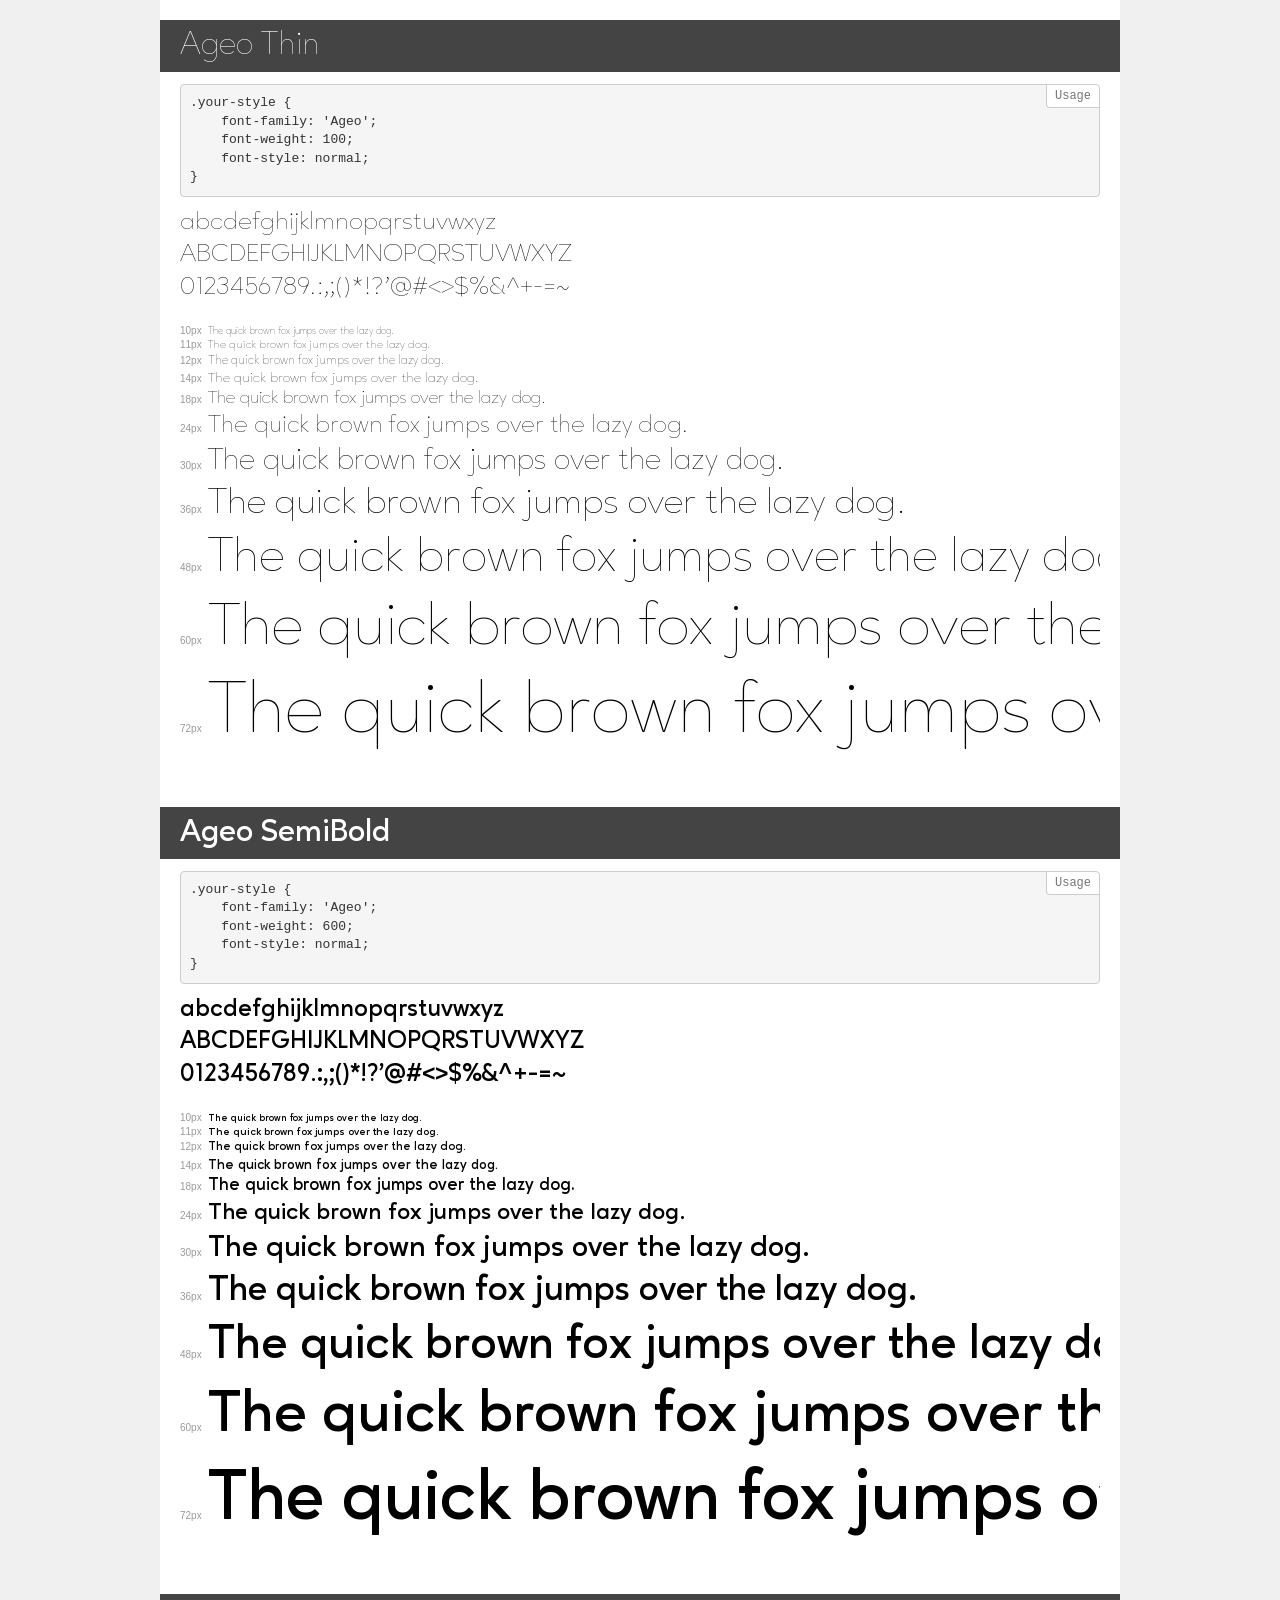
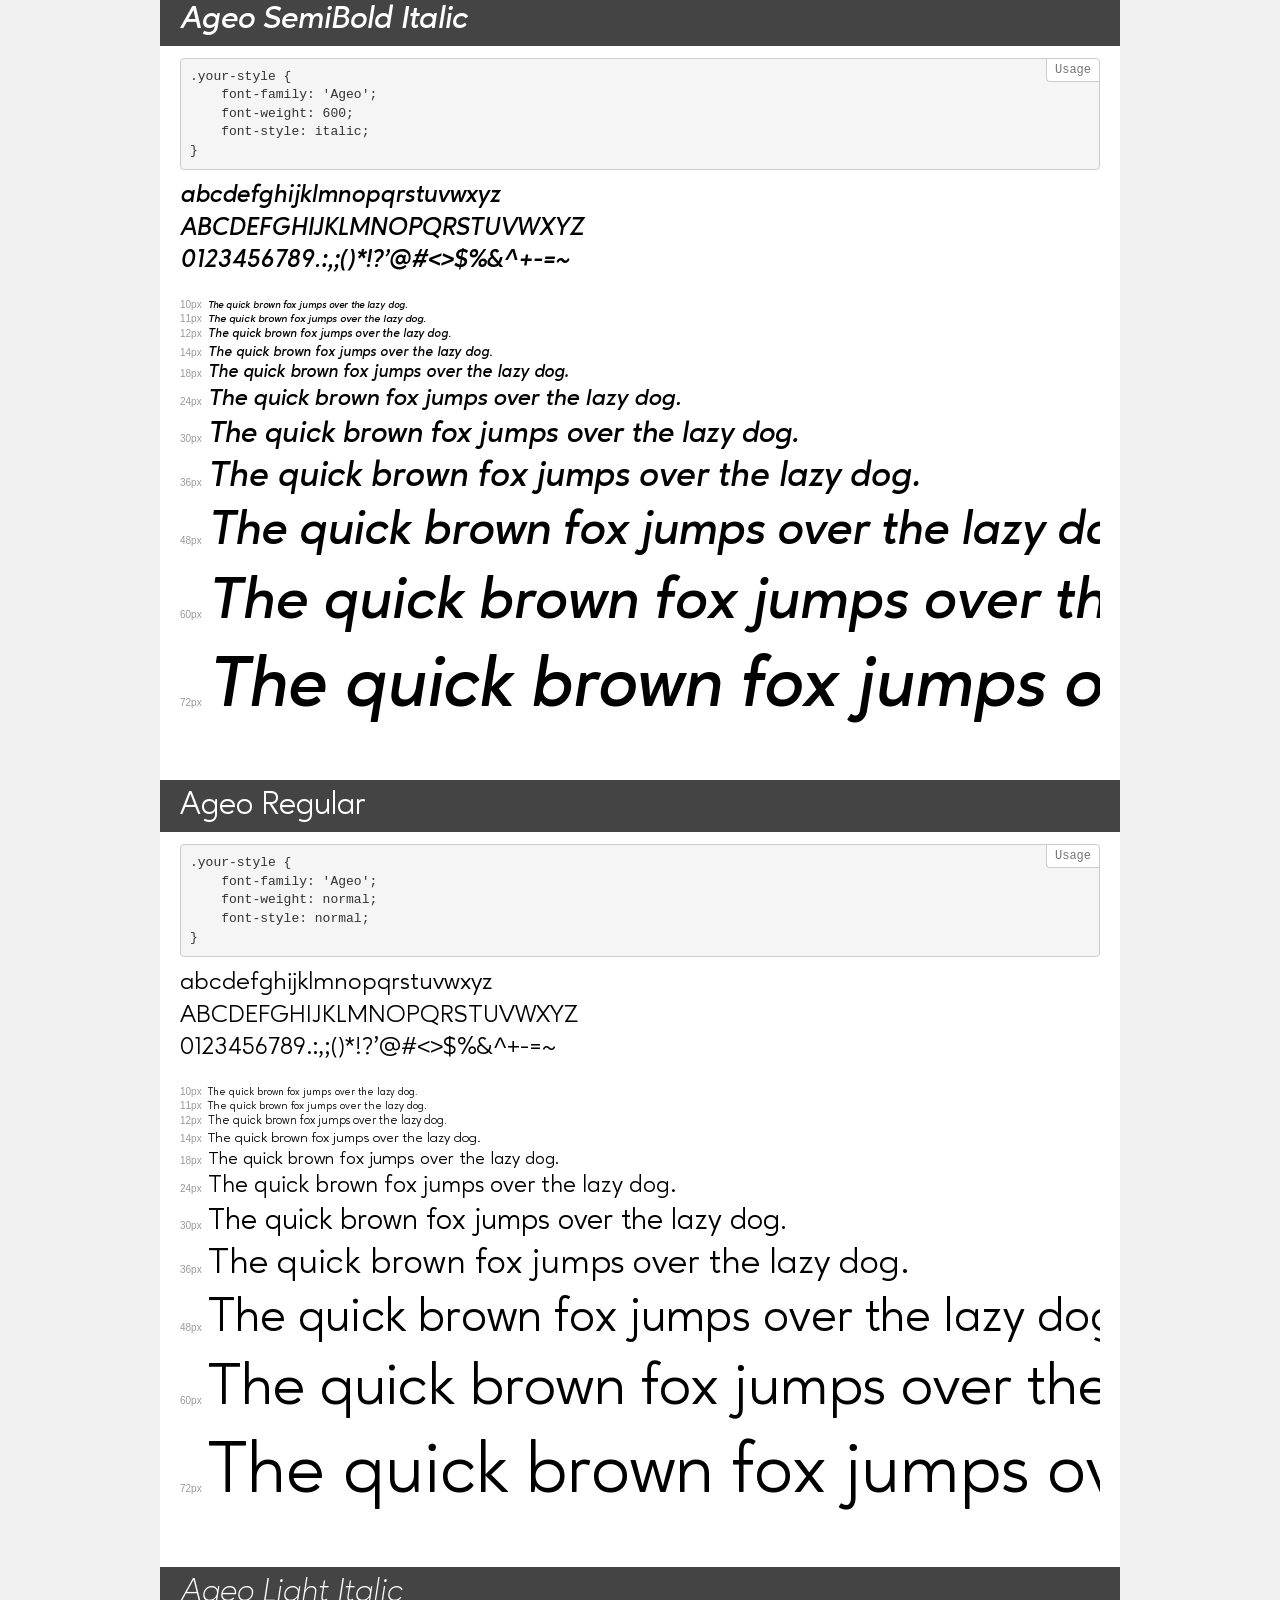
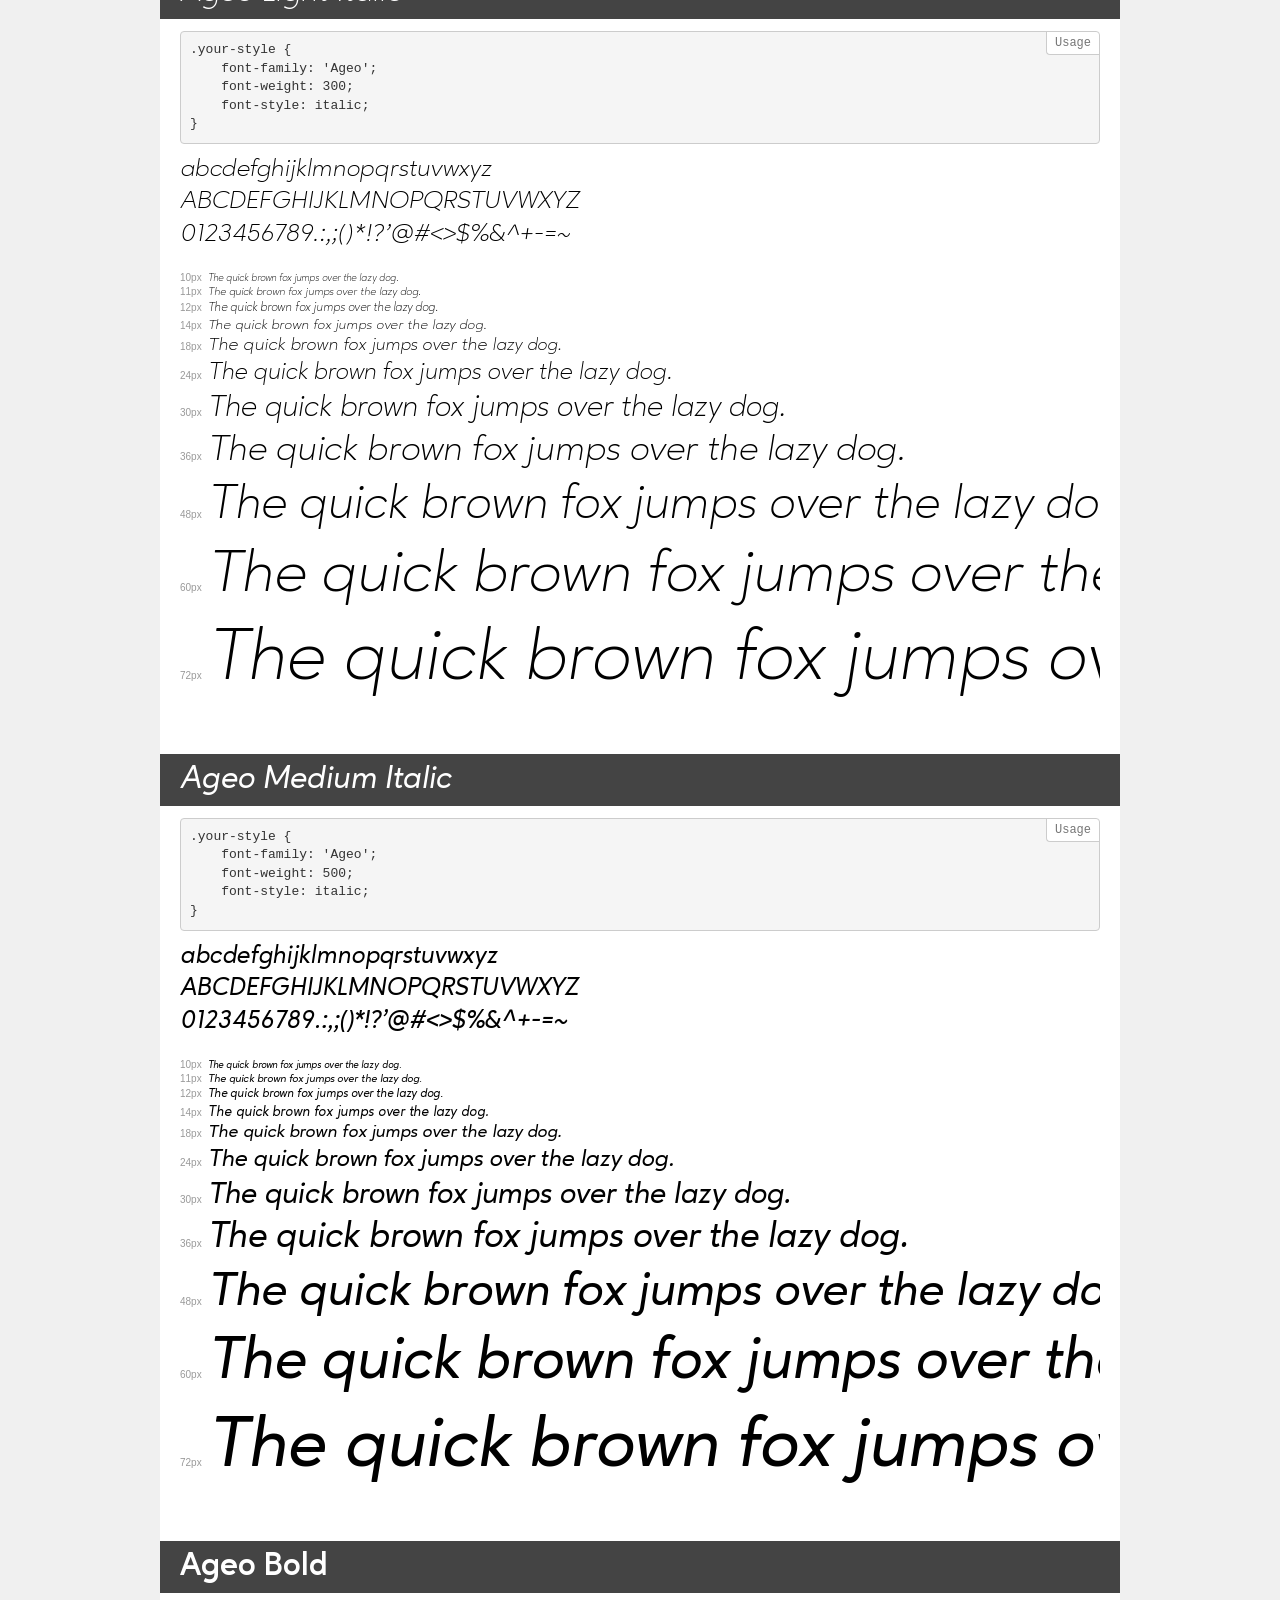
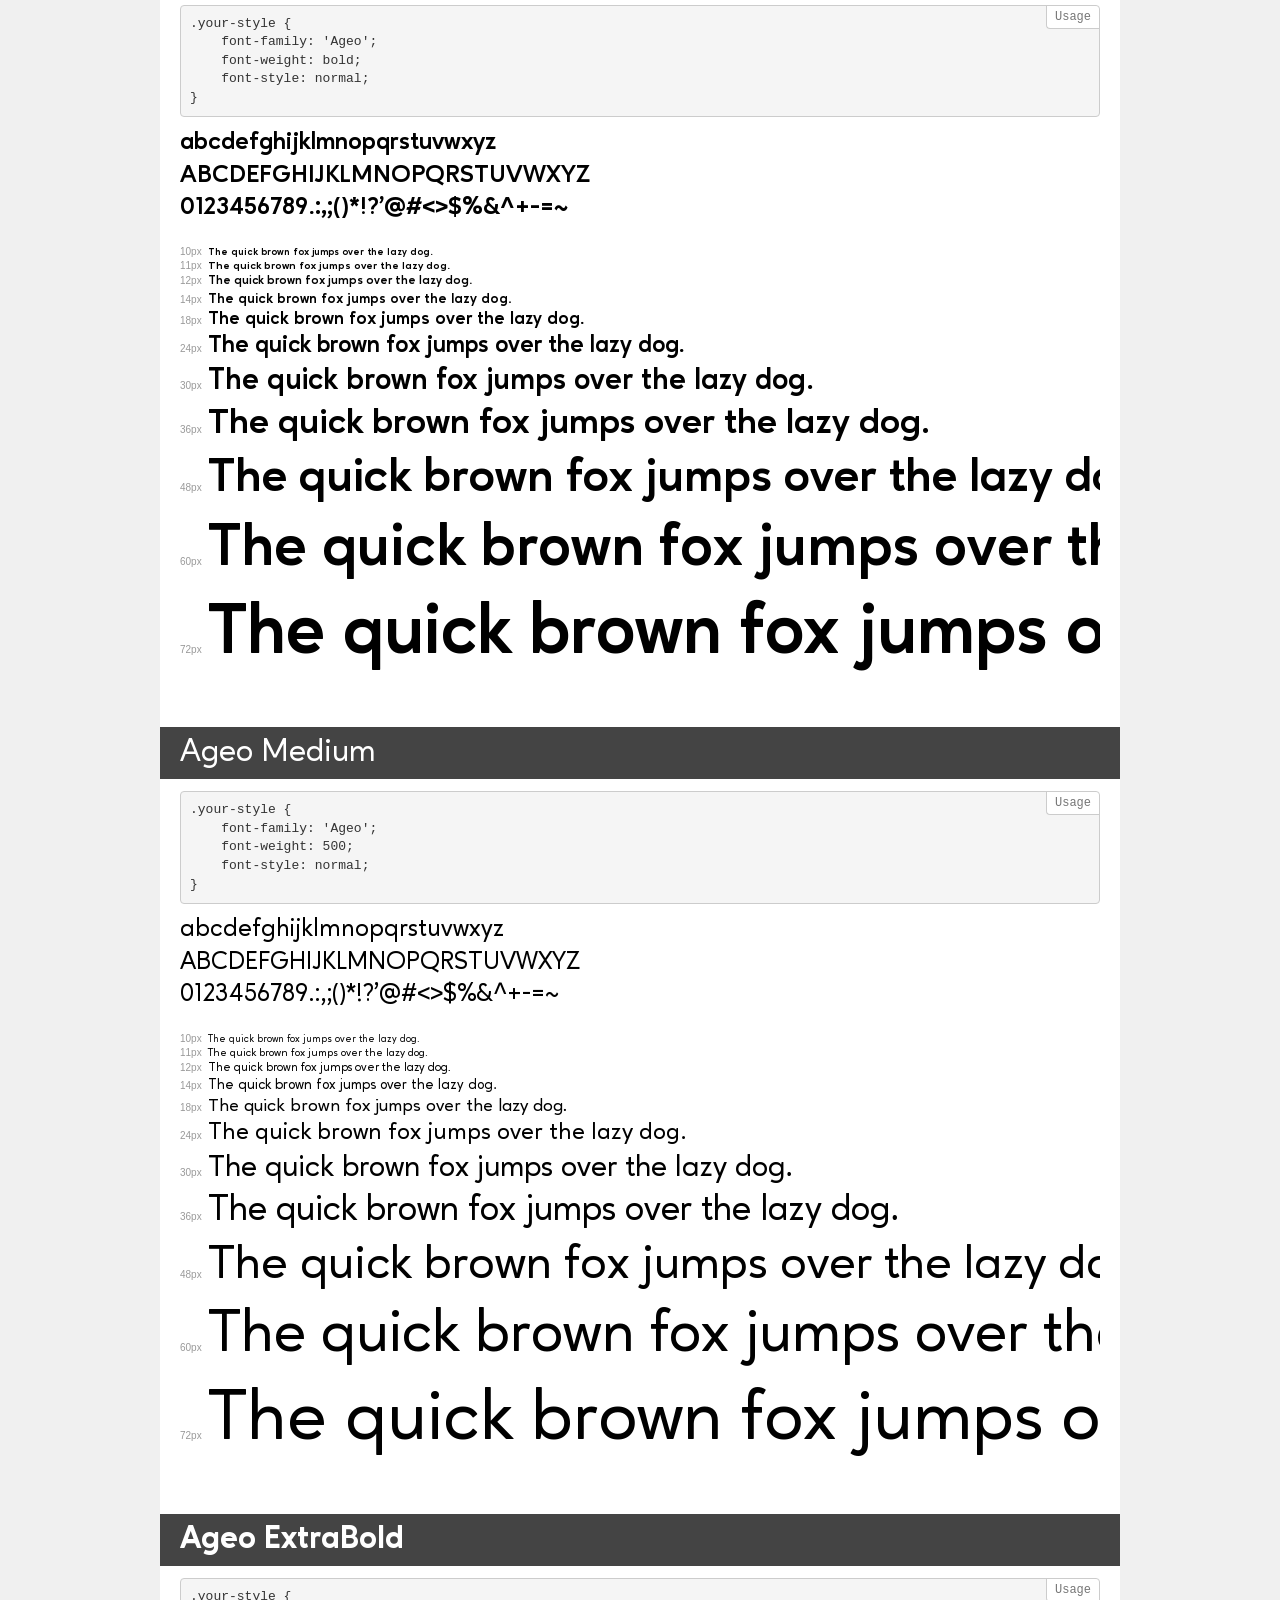
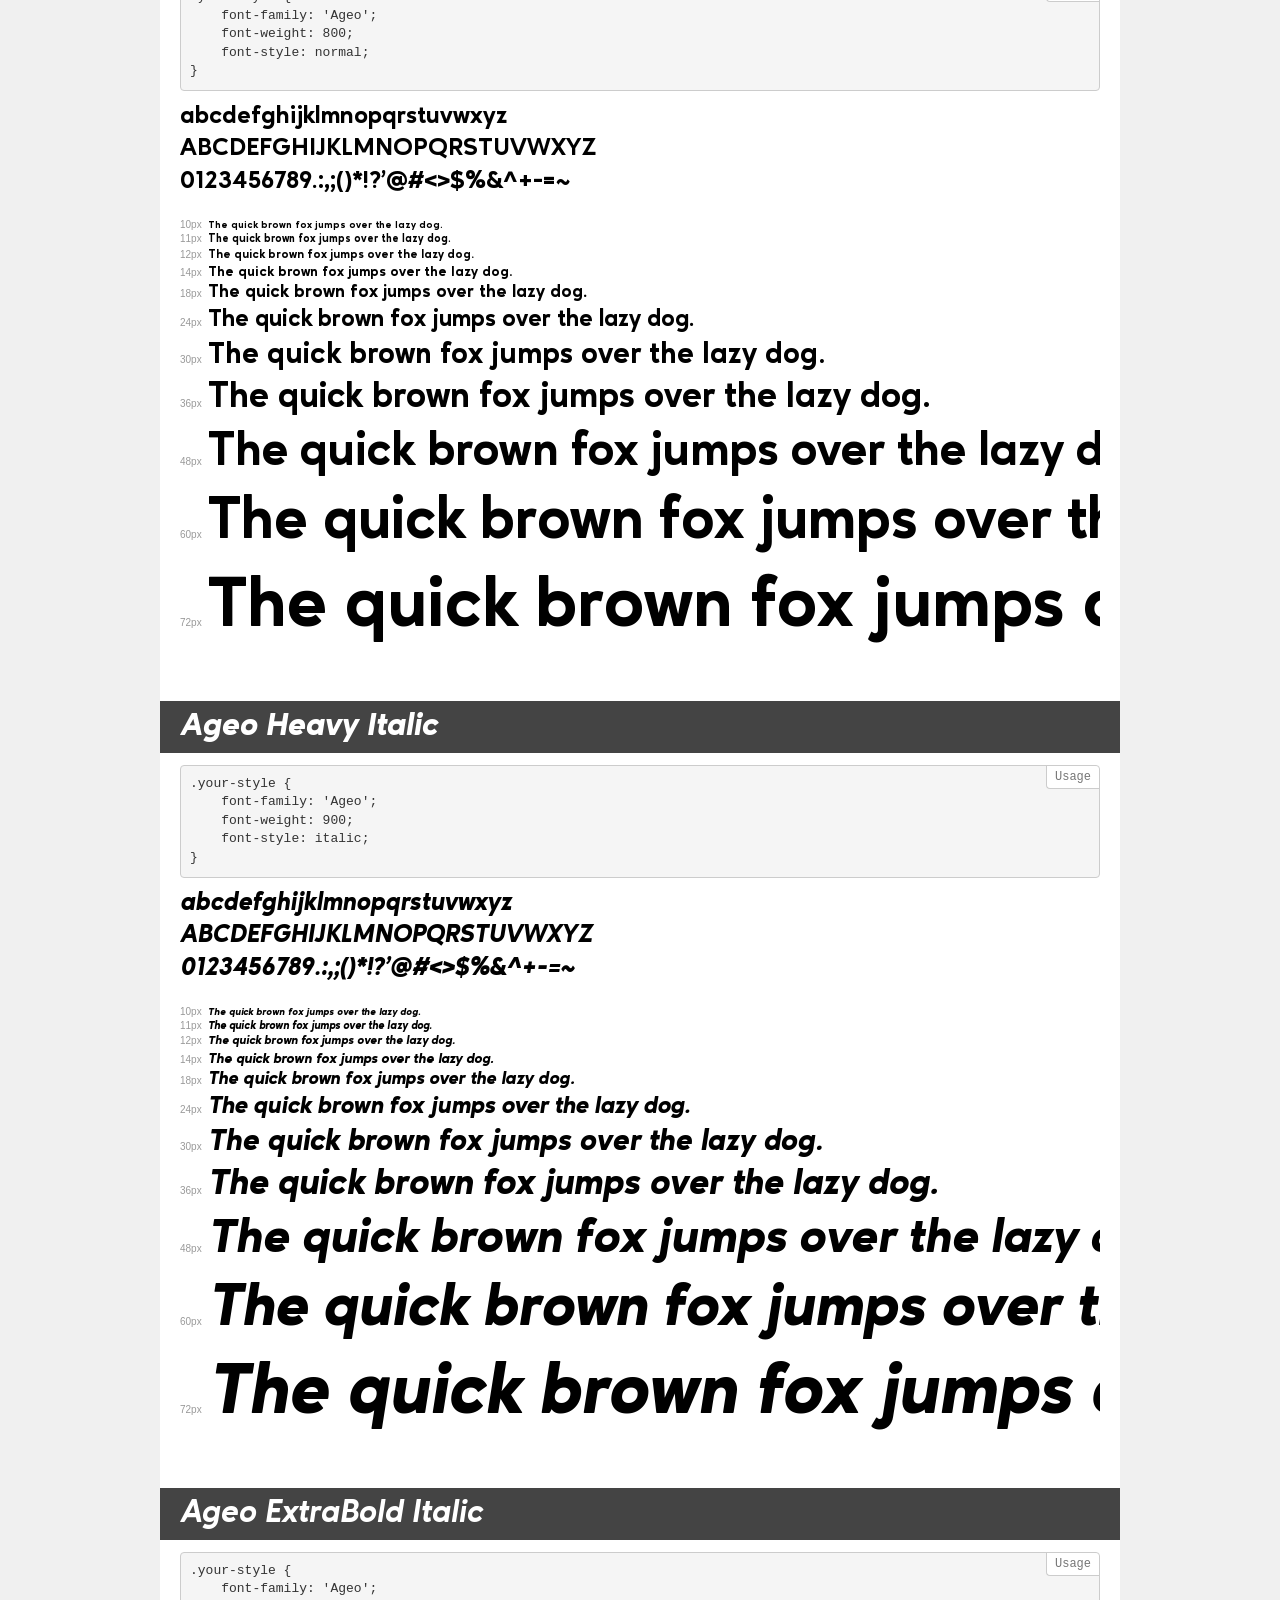
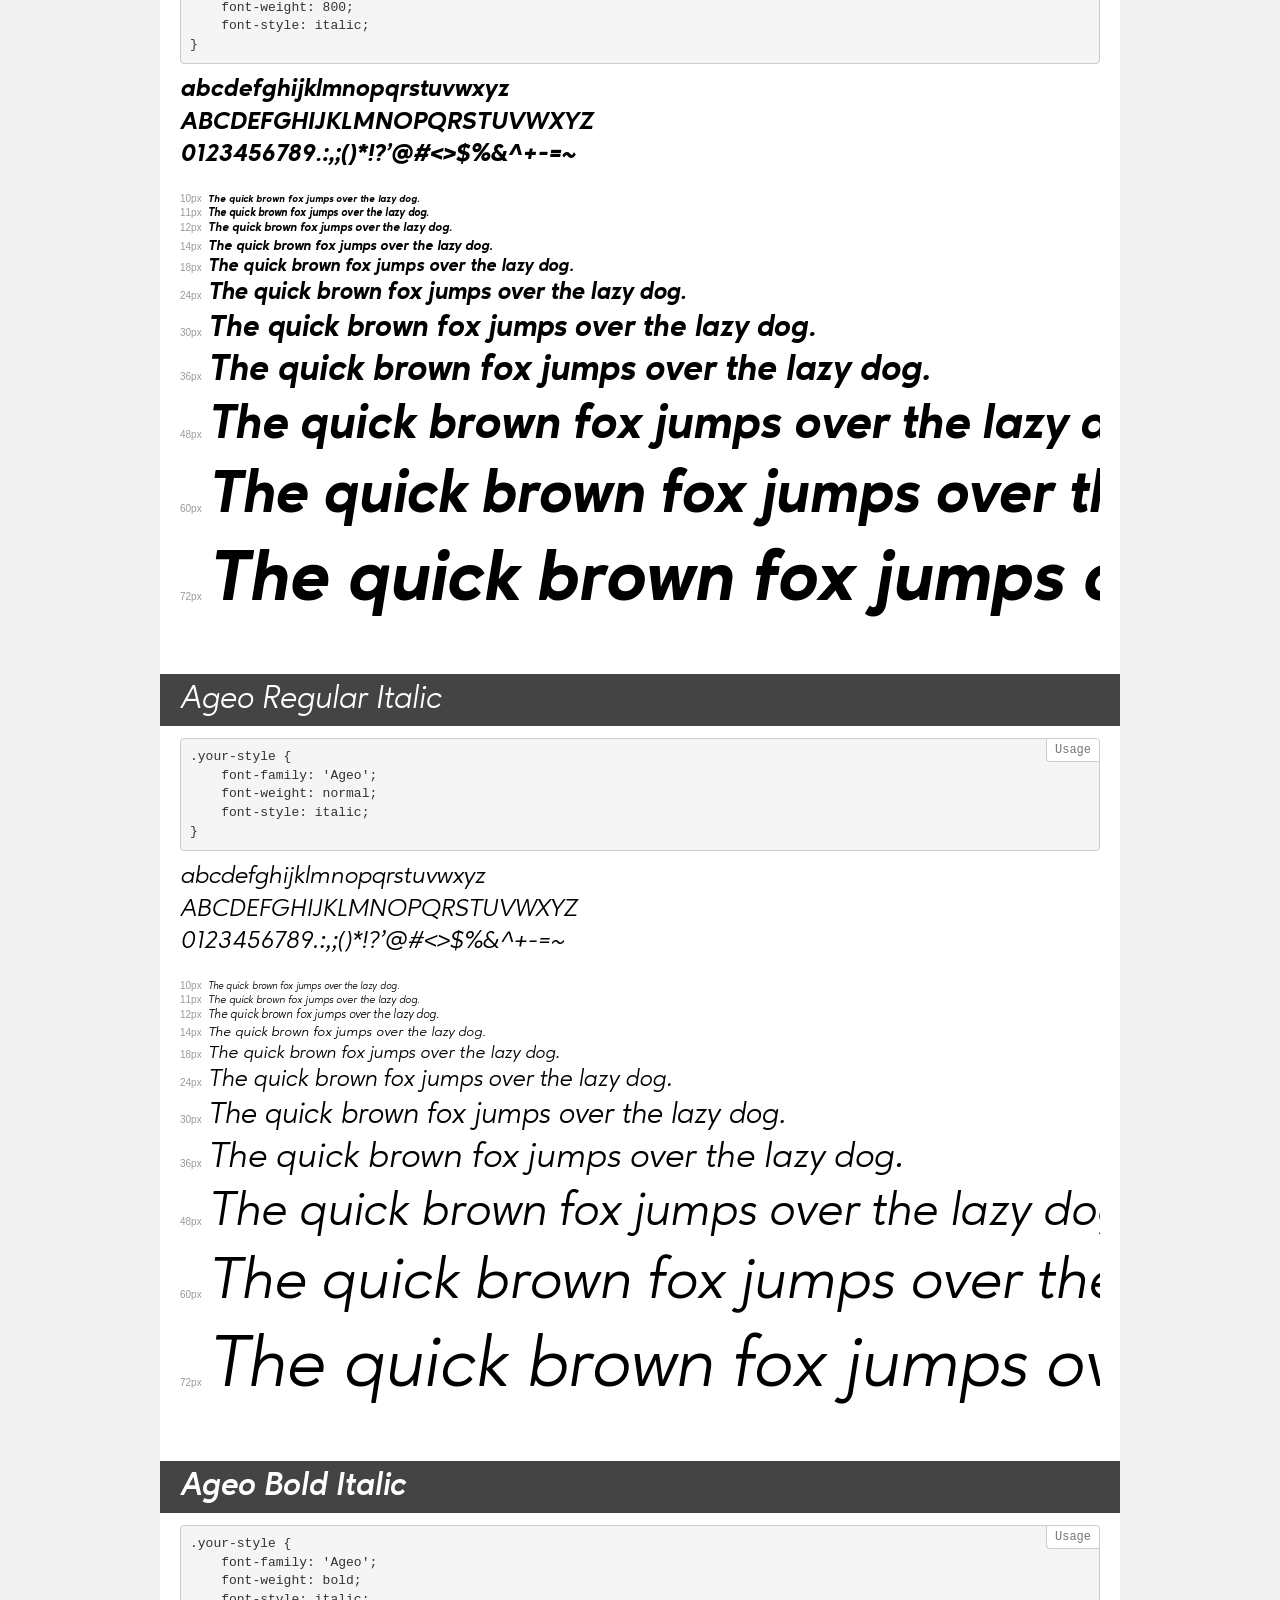
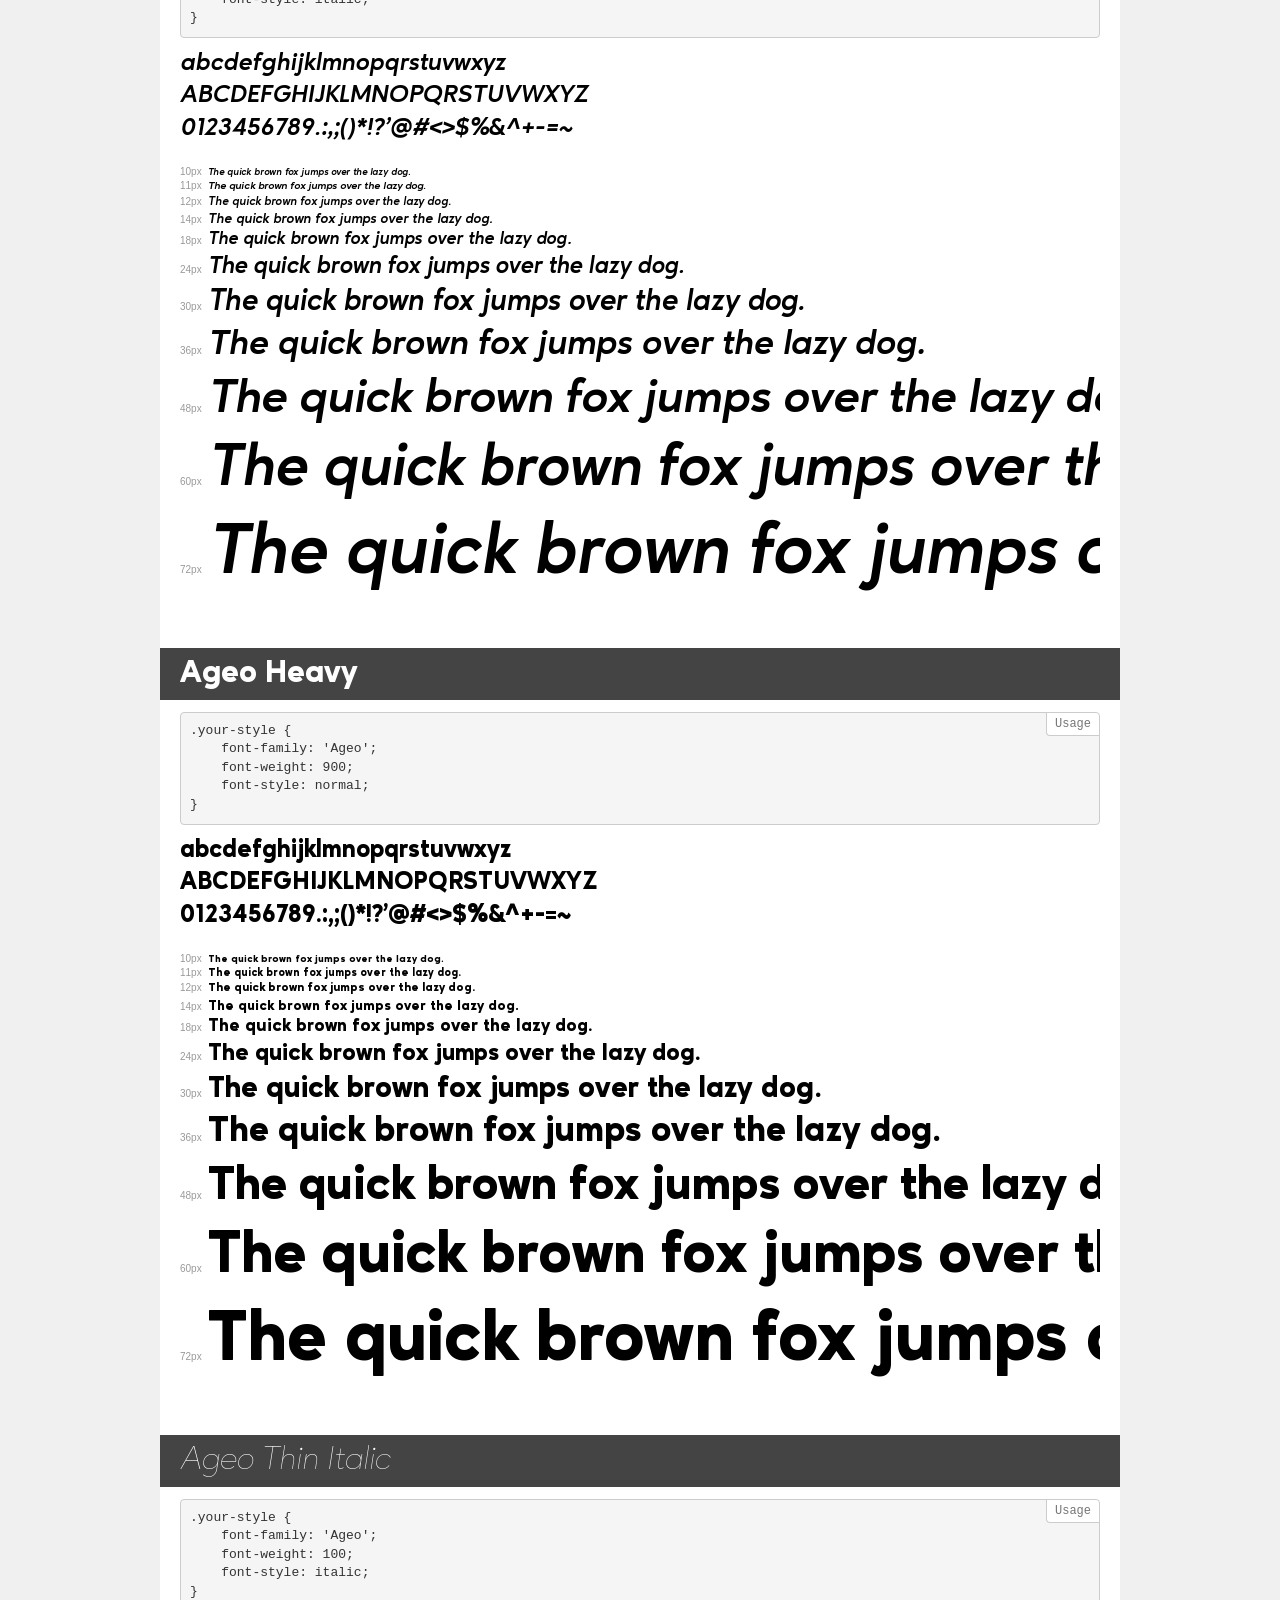
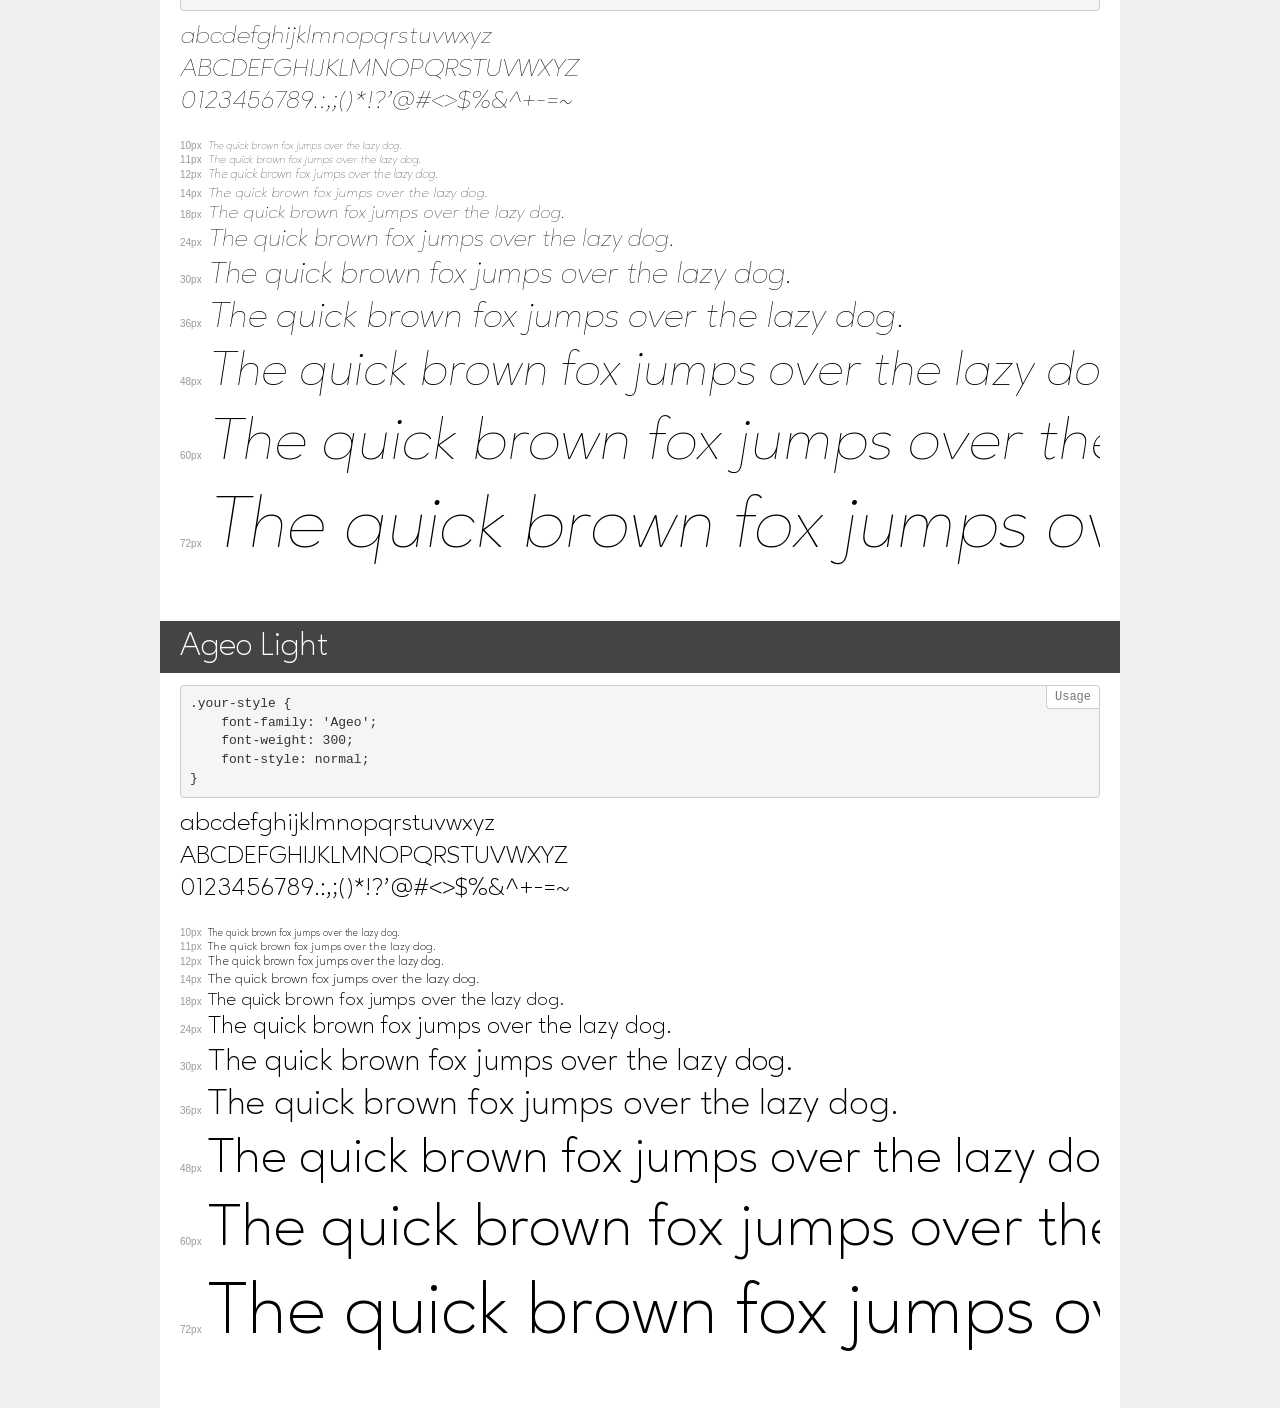
<file: assets/fonts/ageo/demo.html>
<!DOCTYPE html>
<html lang="en">
<head>
    <meta charset="utf-8">
    <meta http-equiv="X-UA-Compatible" content="IE=edge">
    <meta name="viewport" content="width=device-width, initial-scale=1">
    <meta name="robots" content="noindex, noarchive">
    <meta name="format-detection" content="telephone=no">
    <title>Transfonter demo</title>
    <link href="stylesheet.css" rel="stylesheet">
    <style>
        /*
        http://meyerweb.com/eric/tools/css/reset/
        v2.0 | 20110126
        License: none (public domain)
        */
        html, body, div, span, applet, object, iframe,
        h1, h2, h3, h4, h5, h6, p, blockquote, pre,
        a, abbr, acronym, address, big, cite, code,
        del, dfn, em, img, ins, kbd, q, s, samp,
        small, strike, strong, sub, sup, tt, var,
        b, u, i, center,
        dl, dt, dd, ol, ul, li,
        fieldset, form, label, legend,
        table, caption, tbody, tfoot, thead, tr, th, td,
        article, aside, canvas, details, embed,
        figure, figcaption, footer, header, hgroup,
        menu, nav, output, ruby, section, summary,
        time, mark, audio, video {
            margin: 0;
            padding: 0;
            border: 0;
            font-size: 100%;
            font: inherit;
            vertical-align: baseline;
        }
        /* HTML5 display-role reset for older browsers */
        article, aside, details, figcaption, figure,
        footer, header, hgroup, menu, nav, section {
            display: block;
        }
        body {
            line-height: 1;
        }
        ol, ul {
            list-style: none;
        }
        blockquote, q {
            quotes: none;
        }
        blockquote:before, blockquote:after,
        q:before, q:after {
            content: '';
            content: none;
        }
        table {
            border-collapse: collapse;
            border-spacing: 0;
        }
        /* demo styles */
        body {
            background: #f0f0f0;
            color: #000;
        }
        .page {
            background: #fff;
            width: 920px;
            margin: 0 auto;
            padding: 20px 20px 0 20px;
            overflow: hidden;
        }
        .font-container {
            overflow-x: auto;
            overflow-y: hidden;
            margin-bottom: 40px;
            line-height: 1.3;
            white-space: nowrap;
            padding-bottom: 5px;
        }
        h1 {
            position: relative;
            background: #444;
            font-size: 32px;
            color: #fff;
            padding: 10px 20px;
            margin: 0 -20px 12px -20px;
        }
        .letters {
            font-size: 25px;
            margin-bottom: 20px;
        }
        .s10:before {
            content: '10px';
        }
        .s11:before {
            content: '11px';
        }
        .s12:before {
            content: '12px';
        }
        .s14:before {
            content: '14px';
        }
        .s18:before {
            content: '18px';
        }
        .s24:before {
            content: '24px';
        }
        .s30:before {
            content: '30px';
        }
        .s36:before {
            content: '36px';
        }
        .s48:before {
            content: '48px';
        }
        .s60:before {
            content: '60px';
        }
        .s72:before {
            content: '72px';
        }
        .s10:before, .s11:before, .s12:before, .s14:before,
        .s18:before, .s24:before, .s30:before, .s36:before,
        .s48:before, .s60:before, .s72:before {
            font-family: Arial, sans-serif;
            font-size: 10px;
            font-weight: normal;
            font-style: normal;
            color: #999;
            padding-right: 6px;
        }
        pre {
            display: block;
            position: relative;
            padding: 9px;
            margin: 0 0 10px;
            font-family: Monaco, Menlo, Consolas, "Courier New", monospace;
            font-size: 13px;
            line-height: 1.428571429;
            color: #333;
            font-weight: normal;
            font-style: normal;
            background-color: #f5f5f5;
            border: 1px solid #ccc;
            overflow-x: auto;
            border-radius: 4px;
        }
        pre:after {
            display: block;
            position: absolute;
            right: 0;
            top: 0;
            content: 'Usage';
            line-height: 1;
            padding: 5px 8px;
            font-size: 12px;
            color: #767676;
            background-color: #fff;
            border: 1px solid #ccc;
            border-right: none;
            border-top: none;
            border-radius: 0 4px 0 4px;
            z-index: 10;
        }
        /* responsive */
        @media (max-width: 959px) {
            .page {
                width: auto;
                margin: 0;
            }
        }
    </style>
</head>
<body>
<div class="page">
    <div class="demo">
        <h1 style="font-family: 'Ageo'; font-weight: 100; font-style: normal;">Ageo Thin</h1>
        <pre>.your-style {
    font-family: 'Ageo';
    font-weight: 100;
    font-style: normal;
}</pre>
        <div class="font-container" style="font-family: 'Ageo'; font-weight: 100; font-style: normal;">
            <p class="letters">
                abcdefghijklmnopqrstuvwxyz<br>
ABCDEFGHIJKLMNOPQRSTUVWXYZ<br>
                0123456789.:,;()*!?'@#<>$%&^+-=~
            </p>
            <p class="s10" style="font-size: 10px;">The quick brown fox jumps over the lazy dog.</p>
            <p class="s11" style="font-size: 11px;">The quick brown fox jumps over the lazy dog.</p>
            <p class="s12" style="font-size: 12px;">The quick brown fox jumps over the lazy dog.</p>
            <p class="s14" style="font-size: 14px;">The quick brown fox jumps over the lazy dog.</p>
            <p class="s18" style="font-size: 18px;">The quick brown fox jumps over the lazy dog.</p>
            <p class="s24" style="font-size: 24px;">The quick brown fox jumps over the lazy dog.</p>
            <p class="s30" style="font-size: 30px;">The quick brown fox jumps over the lazy dog.</p>
            <p class="s36" style="font-size: 36px;">The quick brown fox jumps over the lazy dog.</p>
            <p class="s48" style="font-size: 48px;">The quick brown fox jumps over the lazy dog.</p>
            <p class="s60" style="font-size: 60px;">The quick brown fox jumps over the lazy dog.</p>
            <p class="s72" style="font-size: 72px;">The quick brown fox jumps over the lazy dog.</p>
        </div>
    </div>
    <div class="demo">
        <h1 style="font-family: 'Ageo'; font-weight: 600; font-style: normal;">Ageo SemiBold</h1>
        <pre>.your-style {
    font-family: 'Ageo';
    font-weight: 600;
    font-style: normal;
}</pre>
        <div class="font-container" style="font-family: 'Ageo'; font-weight: 600; font-style: normal;">
            <p class="letters">
                abcdefghijklmnopqrstuvwxyz<br>
ABCDEFGHIJKLMNOPQRSTUVWXYZ<br>
                0123456789.:,;()*!?'@#<>$%&^+-=~
            </p>
            <p class="s10" style="font-size: 10px;">The quick brown fox jumps over the lazy dog.</p>
            <p class="s11" style="font-size: 11px;">The quick brown fox jumps over the lazy dog.</p>
            <p class="s12" style="font-size: 12px;">The quick brown fox jumps over the lazy dog.</p>
            <p class="s14" style="font-size: 14px;">The quick brown fox jumps over the lazy dog.</p>
            <p class="s18" style="font-size: 18px;">The quick brown fox jumps over the lazy dog.</p>
            <p class="s24" style="font-size: 24px;">The quick brown fox jumps over the lazy dog.</p>
            <p class="s30" style="font-size: 30px;">The quick brown fox jumps over the lazy dog.</p>
            <p class="s36" style="font-size: 36px;">The quick brown fox jumps over the lazy dog.</p>
            <p class="s48" style="font-size: 48px;">The quick brown fox jumps over the lazy dog.</p>
            <p class="s60" style="font-size: 60px;">The quick brown fox jumps over the lazy dog.</p>
            <p class="s72" style="font-size: 72px;">The quick brown fox jumps over the lazy dog.</p>
        </div>
    </div>
    <div class="demo">
        <h1 style="font-family: 'Ageo'; font-weight: 600; font-style: italic;">Ageo SemiBold Italic</h1>
        <pre>.your-style {
    font-family: 'Ageo';
    font-weight: 600;
    font-style: italic;
}</pre>
        <div class="font-container" style="font-family: 'Ageo'; font-weight: 600; font-style: italic;">
            <p class="letters">
                abcdefghijklmnopqrstuvwxyz<br>
ABCDEFGHIJKLMNOPQRSTUVWXYZ<br>
                0123456789.:,;()*!?'@#<>$%&^+-=~
            </p>
            <p class="s10" style="font-size: 10px;">The quick brown fox jumps over the lazy dog.</p>
            <p class="s11" style="font-size: 11px;">The quick brown fox jumps over the lazy dog.</p>
            <p class="s12" style="font-size: 12px;">The quick brown fox jumps over the lazy dog.</p>
            <p class="s14" style="font-size: 14px;">The quick brown fox jumps over the lazy dog.</p>
            <p class="s18" style="font-size: 18px;">The quick brown fox jumps over the lazy dog.</p>
            <p class="s24" style="font-size: 24px;">The quick brown fox jumps over the lazy dog.</p>
            <p class="s30" style="font-size: 30px;">The quick brown fox jumps over the lazy dog.</p>
            <p class="s36" style="font-size: 36px;">The quick brown fox jumps over the lazy dog.</p>
            <p class="s48" style="font-size: 48px;">The quick brown fox jumps over the lazy dog.</p>
            <p class="s60" style="font-size: 60px;">The quick brown fox jumps over the lazy dog.</p>
            <p class="s72" style="font-size: 72px;">The quick brown fox jumps over the lazy dog.</p>
        </div>
    </div>
    <div class="demo">
        <h1 style="font-family: 'Ageo'; font-weight: normal; font-style: normal;">Ageo Regular</h1>
        <pre>.your-style {
    font-family: 'Ageo';
    font-weight: normal;
    font-style: normal;
}</pre>
        <div class="font-container" style="font-family: 'Ageo'; font-weight: normal; font-style: normal;">
            <p class="letters">
                abcdefghijklmnopqrstuvwxyz<br>
ABCDEFGHIJKLMNOPQRSTUVWXYZ<br>
                0123456789.:,;()*!?'@#<>$%&^+-=~
            </p>
            <p class="s10" style="font-size: 10px;">The quick brown fox jumps over the lazy dog.</p>
            <p class="s11" style="font-size: 11px;">The quick brown fox jumps over the lazy dog.</p>
            <p class="s12" style="font-size: 12px;">The quick brown fox jumps over the lazy dog.</p>
            <p class="s14" style="font-size: 14px;">The quick brown fox jumps over the lazy dog.</p>
            <p class="s18" style="font-size: 18px;">The quick brown fox jumps over the lazy dog.</p>
            <p class="s24" style="font-size: 24px;">The quick brown fox jumps over the lazy dog.</p>
            <p class="s30" style="font-size: 30px;">The quick brown fox jumps over the lazy dog.</p>
            <p class="s36" style="font-size: 36px;">The quick brown fox jumps over the lazy dog.</p>
            <p class="s48" style="font-size: 48px;">The quick brown fox jumps over the lazy dog.</p>
            <p class="s60" style="font-size: 60px;">The quick brown fox jumps over the lazy dog.</p>
            <p class="s72" style="font-size: 72px;">The quick brown fox jumps over the lazy dog.</p>
        </div>
    </div>
    <div class="demo">
        <h1 style="font-family: 'Ageo'; font-weight: 300; font-style: italic;">Ageo Light Italic</h1>
        <pre>.your-style {
    font-family: 'Ageo';
    font-weight: 300;
    font-style: italic;
}</pre>
        <div class="font-container" style="font-family: 'Ageo'; font-weight: 300; font-style: italic;">
            <p class="letters">
                abcdefghijklmnopqrstuvwxyz<br>
ABCDEFGHIJKLMNOPQRSTUVWXYZ<br>
                0123456789.:,;()*!?'@#<>$%&^+-=~
            </p>
            <p class="s10" style="font-size: 10px;">The quick brown fox jumps over the lazy dog.</p>
            <p class="s11" style="font-size: 11px;">The quick brown fox jumps over the lazy dog.</p>
            <p class="s12" style="font-size: 12px;">The quick brown fox jumps over the lazy dog.</p>
            <p class="s14" style="font-size: 14px;">The quick brown fox jumps over the lazy dog.</p>
            <p class="s18" style="font-size: 18px;">The quick brown fox jumps over the lazy dog.</p>
            <p class="s24" style="font-size: 24px;">The quick brown fox jumps over the lazy dog.</p>
            <p class="s30" style="font-size: 30px;">The quick brown fox jumps over the lazy dog.</p>
            <p class="s36" style="font-size: 36px;">The quick brown fox jumps over the lazy dog.</p>
            <p class="s48" style="font-size: 48px;">The quick brown fox jumps over the lazy dog.</p>
            <p class="s60" style="font-size: 60px;">The quick brown fox jumps over the lazy dog.</p>
            <p class="s72" style="font-size: 72px;">The quick brown fox jumps over the lazy dog.</p>
        </div>
    </div>
    <div class="demo">
        <h1 style="font-family: 'Ageo'; font-weight: 500; font-style: italic;">Ageo Medium Italic</h1>
        <pre>.your-style {
    font-family: 'Ageo';
    font-weight: 500;
    font-style: italic;
}</pre>
        <div class="font-container" style="font-family: 'Ageo'; font-weight: 500; font-style: italic;">
            <p class="letters">
                abcdefghijklmnopqrstuvwxyz<br>
ABCDEFGHIJKLMNOPQRSTUVWXYZ<br>
                0123456789.:,;()*!?'@#<>$%&^+-=~
            </p>
            <p class="s10" style="font-size: 10px;">The quick brown fox jumps over the lazy dog.</p>
            <p class="s11" style="font-size: 11px;">The quick brown fox jumps over the lazy dog.</p>
            <p class="s12" style="font-size: 12px;">The quick brown fox jumps over the lazy dog.</p>
            <p class="s14" style="font-size: 14px;">The quick brown fox jumps over the lazy dog.</p>
            <p class="s18" style="font-size: 18px;">The quick brown fox jumps over the lazy dog.</p>
            <p class="s24" style="font-size: 24px;">The quick brown fox jumps over the lazy dog.</p>
            <p class="s30" style="font-size: 30px;">The quick brown fox jumps over the lazy dog.</p>
            <p class="s36" style="font-size: 36px;">The quick brown fox jumps over the lazy dog.</p>
            <p class="s48" style="font-size: 48px;">The quick brown fox jumps over the lazy dog.</p>
            <p class="s60" style="font-size: 60px;">The quick brown fox jumps over the lazy dog.</p>
            <p class="s72" style="font-size: 72px;">The quick brown fox jumps over the lazy dog.</p>
        </div>
    </div>
    <div class="demo">
        <h1 style="font-family: 'Ageo'; font-weight: bold; font-style: normal;">Ageo Bold</h1>
        <pre>.your-style {
    font-family: 'Ageo';
    font-weight: bold;
    font-style: normal;
}</pre>
        <div class="font-container" style="font-family: 'Ageo'; font-weight: bold; font-style: normal;">
            <p class="letters">
                abcdefghijklmnopqrstuvwxyz<br>
ABCDEFGHIJKLMNOPQRSTUVWXYZ<br>
                0123456789.:,;()*!?'@#<>$%&^+-=~
            </p>
            <p class="s10" style="font-size: 10px;">The quick brown fox jumps over the lazy dog.</p>
            <p class="s11" style="font-size: 11px;">The quick brown fox jumps over the lazy dog.</p>
            <p class="s12" style="font-size: 12px;">The quick brown fox jumps over the lazy dog.</p>
            <p class="s14" style="font-size: 14px;">The quick brown fox jumps over the lazy dog.</p>
            <p class="s18" style="font-size: 18px;">The quick brown fox jumps over the lazy dog.</p>
            <p class="s24" style="font-size: 24px;">The quick brown fox jumps over the lazy dog.</p>
            <p class="s30" style="font-size: 30px;">The quick brown fox jumps over the lazy dog.</p>
            <p class="s36" style="font-size: 36px;">The quick brown fox jumps over the lazy dog.</p>
            <p class="s48" style="font-size: 48px;">The quick brown fox jumps over the lazy dog.</p>
            <p class="s60" style="font-size: 60px;">The quick brown fox jumps over the lazy dog.</p>
            <p class="s72" style="font-size: 72px;">The quick brown fox jumps over the lazy dog.</p>
        </div>
    </div>
    <div class="demo">
        <h1 style="font-family: 'Ageo'; font-weight: 500; font-style: normal;">Ageo Medium</h1>
        <pre>.your-style {
    font-family: 'Ageo';
    font-weight: 500;
    font-style: normal;
}</pre>
        <div class="font-container" style="font-family: 'Ageo'; font-weight: 500; font-style: normal;">
            <p class="letters">
                abcdefghijklmnopqrstuvwxyz<br>
ABCDEFGHIJKLMNOPQRSTUVWXYZ<br>
                0123456789.:,;()*!?'@#<>$%&^+-=~
            </p>
            <p class="s10" style="font-size: 10px;">The quick brown fox jumps over the lazy dog.</p>
            <p class="s11" style="font-size: 11px;">The quick brown fox jumps over the lazy dog.</p>
            <p class="s12" style="font-size: 12px;">The quick brown fox jumps over the lazy dog.</p>
            <p class="s14" style="font-size: 14px;">The quick brown fox jumps over the lazy dog.</p>
            <p class="s18" style="font-size: 18px;">The quick brown fox jumps over the lazy dog.</p>
            <p class="s24" style="font-size: 24px;">The quick brown fox jumps over the lazy dog.</p>
            <p class="s30" style="font-size: 30px;">The quick brown fox jumps over the lazy dog.</p>
            <p class="s36" style="font-size: 36px;">The quick brown fox jumps over the lazy dog.</p>
            <p class="s48" style="font-size: 48px;">The quick brown fox jumps over the lazy dog.</p>
            <p class="s60" style="font-size: 60px;">The quick brown fox jumps over the lazy dog.</p>
            <p class="s72" style="font-size: 72px;">The quick brown fox jumps over the lazy dog.</p>
        </div>
    </div>
    <div class="demo">
        <h1 style="font-family: 'Ageo'; font-weight: 800; font-style: normal;">Ageo ExtraBold</h1>
        <pre>.your-style {
    font-family: 'Ageo';
    font-weight: 800;
    font-style: normal;
}</pre>
        <div class="font-container" style="font-family: 'Ageo'; font-weight: 800; font-style: normal;">
            <p class="letters">
                abcdefghijklmnopqrstuvwxyz<br>
ABCDEFGHIJKLMNOPQRSTUVWXYZ<br>
                0123456789.:,;()*!?'@#<>$%&^+-=~
            </p>
            <p class="s10" style="font-size: 10px;">The quick brown fox jumps over the lazy dog.</p>
            <p class="s11" style="font-size: 11px;">The quick brown fox jumps over the lazy dog.</p>
            <p class="s12" style="font-size: 12px;">The quick brown fox jumps over the lazy dog.</p>
            <p class="s14" style="font-size: 14px;">The quick brown fox jumps over the lazy dog.</p>
            <p class="s18" style="font-size: 18px;">The quick brown fox jumps over the lazy dog.</p>
            <p class="s24" style="font-size: 24px;">The quick brown fox jumps over the lazy dog.</p>
            <p class="s30" style="font-size: 30px;">The quick brown fox jumps over the lazy dog.</p>
            <p class="s36" style="font-size: 36px;">The quick brown fox jumps over the lazy dog.</p>
            <p class="s48" style="font-size: 48px;">The quick brown fox jumps over the lazy dog.</p>
            <p class="s60" style="font-size: 60px;">The quick brown fox jumps over the lazy dog.</p>
            <p class="s72" style="font-size: 72px;">The quick brown fox jumps over the lazy dog.</p>
        </div>
    </div>
    <div class="demo">
        <h1 style="font-family: 'Ageo'; font-weight: 900; font-style: italic;">Ageo Heavy Italic</h1>
        <pre>.your-style {
    font-family: 'Ageo';
    font-weight: 900;
    font-style: italic;
}</pre>
        <div class="font-container" style="font-family: 'Ageo'; font-weight: 900; font-style: italic;">
            <p class="letters">
                abcdefghijklmnopqrstuvwxyz<br>
ABCDEFGHIJKLMNOPQRSTUVWXYZ<br>
                0123456789.:,;()*!?'@#<>$%&^+-=~
            </p>
            <p class="s10" style="font-size: 10px;">The quick brown fox jumps over the lazy dog.</p>
            <p class="s11" style="font-size: 11px;">The quick brown fox jumps over the lazy dog.</p>
            <p class="s12" style="font-size: 12px;">The quick brown fox jumps over the lazy dog.</p>
            <p class="s14" style="font-size: 14px;">The quick brown fox jumps over the lazy dog.</p>
            <p class="s18" style="font-size: 18px;">The quick brown fox jumps over the lazy dog.</p>
            <p class="s24" style="font-size: 24px;">The quick brown fox jumps over the lazy dog.</p>
            <p class="s30" style="font-size: 30px;">The quick brown fox jumps over the lazy dog.</p>
            <p class="s36" style="font-size: 36px;">The quick brown fox jumps over the lazy dog.</p>
            <p class="s48" style="font-size: 48px;">The quick brown fox jumps over the lazy dog.</p>
            <p class="s60" style="font-size: 60px;">The quick brown fox jumps over the lazy dog.</p>
            <p class="s72" style="font-size: 72px;">The quick brown fox jumps over the lazy dog.</p>
        </div>
    </div>
    <div class="demo">
        <h1 style="font-family: 'Ageo'; font-weight: 800; font-style: italic;">Ageo ExtraBold Italic</h1>
        <pre>.your-style {
    font-family: 'Ageo';
    font-weight: 800;
    font-style: italic;
}</pre>
        <div class="font-container" style="font-family: 'Ageo'; font-weight: 800; font-style: italic;">
            <p class="letters">
                abcdefghijklmnopqrstuvwxyz<br>
ABCDEFGHIJKLMNOPQRSTUVWXYZ<br>
                0123456789.:,;()*!?'@#<>$%&^+-=~
            </p>
            <p class="s10" style="font-size: 10px;">The quick brown fox jumps over the lazy dog.</p>
            <p class="s11" style="font-size: 11px;">The quick brown fox jumps over the lazy dog.</p>
            <p class="s12" style="font-size: 12px;">The quick brown fox jumps over the lazy dog.</p>
            <p class="s14" style="font-size: 14px;">The quick brown fox jumps over the lazy dog.</p>
            <p class="s18" style="font-size: 18px;">The quick brown fox jumps over the lazy dog.</p>
            <p class="s24" style="font-size: 24px;">The quick brown fox jumps over the lazy dog.</p>
            <p class="s30" style="font-size: 30px;">The quick brown fox jumps over the lazy dog.</p>
            <p class="s36" style="font-size: 36px;">The quick brown fox jumps over the lazy dog.</p>
            <p class="s48" style="font-size: 48px;">The quick brown fox jumps over the lazy dog.</p>
            <p class="s60" style="font-size: 60px;">The quick brown fox jumps over the lazy dog.</p>
            <p class="s72" style="font-size: 72px;">The quick brown fox jumps over the lazy dog.</p>
        </div>
    </div>
    <div class="demo">
        <h1 style="font-family: 'Ageo'; font-weight: normal; font-style: italic;">Ageo Regular Italic</h1>
        <pre>.your-style {
    font-family: 'Ageo';
    font-weight: normal;
    font-style: italic;
}</pre>
        <div class="font-container" style="font-family: 'Ageo'; font-weight: normal; font-style: italic;">
            <p class="letters">
                abcdefghijklmnopqrstuvwxyz<br>
ABCDEFGHIJKLMNOPQRSTUVWXYZ<br>
                0123456789.:,;()*!?'@#<>$%&^+-=~
            </p>
            <p class="s10" style="font-size: 10px;">The quick brown fox jumps over the lazy dog.</p>
            <p class="s11" style="font-size: 11px;">The quick brown fox jumps over the lazy dog.</p>
            <p class="s12" style="font-size: 12px;">The quick brown fox jumps over the lazy dog.</p>
            <p class="s14" style="font-size: 14px;">The quick brown fox jumps over the lazy dog.</p>
            <p class="s18" style="font-size: 18px;">The quick brown fox jumps over the lazy dog.</p>
            <p class="s24" style="font-size: 24px;">The quick brown fox jumps over the lazy dog.</p>
            <p class="s30" style="font-size: 30px;">The quick brown fox jumps over the lazy dog.</p>
            <p class="s36" style="font-size: 36px;">The quick brown fox jumps over the lazy dog.</p>
            <p class="s48" style="font-size: 48px;">The quick brown fox jumps over the lazy dog.</p>
            <p class="s60" style="font-size: 60px;">The quick brown fox jumps over the lazy dog.</p>
            <p class="s72" style="font-size: 72px;">The quick brown fox jumps over the lazy dog.</p>
        </div>
    </div>
    <div class="demo">
        <h1 style="font-family: 'Ageo'; font-weight: bold; font-style: italic;">Ageo Bold Italic</h1>
        <pre>.your-style {
    font-family: 'Ageo';
    font-weight: bold;
    font-style: italic;
}</pre>
        <div class="font-container" style="font-family: 'Ageo'; font-weight: bold; font-style: italic;">
            <p class="letters">
                abcdefghijklmnopqrstuvwxyz<br>
ABCDEFGHIJKLMNOPQRSTUVWXYZ<br>
                0123456789.:,;()*!?'@#<>$%&^+-=~
            </p>
            <p class="s10" style="font-size: 10px;">The quick brown fox jumps over the lazy dog.</p>
            <p class="s11" style="font-size: 11px;">The quick brown fox jumps over the lazy dog.</p>
            <p class="s12" style="font-size: 12px;">The quick brown fox jumps over the lazy dog.</p>
            <p class="s14" style="font-size: 14px;">The quick brown fox jumps over the lazy dog.</p>
            <p class="s18" style="font-size: 18px;">The quick brown fox jumps over the lazy dog.</p>
            <p class="s24" style="font-size: 24px;">The quick brown fox jumps over the lazy dog.</p>
            <p class="s30" style="font-size: 30px;">The quick brown fox jumps over the lazy dog.</p>
            <p class="s36" style="font-size: 36px;">The quick brown fox jumps over the lazy dog.</p>
            <p class="s48" style="font-size: 48px;">The quick brown fox jumps over the lazy dog.</p>
            <p class="s60" style="font-size: 60px;">The quick brown fox jumps over the lazy dog.</p>
            <p class="s72" style="font-size: 72px;">The quick brown fox jumps over the lazy dog.</p>
        </div>
    </div>
    <div class="demo">
        <h1 style="font-family: 'Ageo'; font-weight: 900; font-style: normal;">Ageo Heavy</h1>
        <pre>.your-style {
    font-family: 'Ageo';
    font-weight: 900;
    font-style: normal;
}</pre>
        <div class="font-container" style="font-family: 'Ageo'; font-weight: 900; font-style: normal;">
            <p class="letters">
                abcdefghijklmnopqrstuvwxyz<br>
ABCDEFGHIJKLMNOPQRSTUVWXYZ<br>
                0123456789.:,;()*!?'@#<>$%&^+-=~
            </p>
            <p class="s10" style="font-size: 10px;">The quick brown fox jumps over the lazy dog.</p>
            <p class="s11" style="font-size: 11px;">The quick brown fox jumps over the lazy dog.</p>
            <p class="s12" style="font-size: 12px;">The quick brown fox jumps over the lazy dog.</p>
            <p class="s14" style="font-size: 14px;">The quick brown fox jumps over the lazy dog.</p>
            <p class="s18" style="font-size: 18px;">The quick brown fox jumps over the lazy dog.</p>
            <p class="s24" style="font-size: 24px;">The quick brown fox jumps over the lazy dog.</p>
            <p class="s30" style="font-size: 30px;">The quick brown fox jumps over the lazy dog.</p>
            <p class="s36" style="font-size: 36px;">The quick brown fox jumps over the lazy dog.</p>
            <p class="s48" style="font-size: 48px;">The quick brown fox jumps over the lazy dog.</p>
            <p class="s60" style="font-size: 60px;">The quick brown fox jumps over the lazy dog.</p>
            <p class="s72" style="font-size: 72px;">The quick brown fox jumps over the lazy dog.</p>
        </div>
    </div>
    <div class="demo">
        <h1 style="font-family: 'Ageo'; font-weight: 100; font-style: italic;">Ageo Thin Italic</h1>
        <pre>.your-style {
    font-family: 'Ageo';
    font-weight: 100;
    font-style: italic;
}</pre>
        <div class="font-container" style="font-family: 'Ageo'; font-weight: 100; font-style: italic;">
            <p class="letters">
                abcdefghijklmnopqrstuvwxyz<br>
ABCDEFGHIJKLMNOPQRSTUVWXYZ<br>
                0123456789.:,;()*!?'@#<>$%&^+-=~
            </p>
            <p class="s10" style="font-size: 10px;">The quick brown fox jumps over the lazy dog.</p>
            <p class="s11" style="font-size: 11px;">The quick brown fox jumps over the lazy dog.</p>
            <p class="s12" style="font-size: 12px;">The quick brown fox jumps over the lazy dog.</p>
            <p class="s14" style="font-size: 14px;">The quick brown fox jumps over the lazy dog.</p>
            <p class="s18" style="font-size: 18px;">The quick brown fox jumps over the lazy dog.</p>
            <p class="s24" style="font-size: 24px;">The quick brown fox jumps over the lazy dog.</p>
            <p class="s30" style="font-size: 30px;">The quick brown fox jumps over the lazy dog.</p>
            <p class="s36" style="font-size: 36px;">The quick brown fox jumps over the lazy dog.</p>
            <p class="s48" style="font-size: 48px;">The quick brown fox jumps over the lazy dog.</p>
            <p class="s60" style="font-size: 60px;">The quick brown fox jumps over the lazy dog.</p>
            <p class="s72" style="font-size: 72px;">The quick brown fox jumps over the lazy dog.</p>
        </div>
    </div>
    <div class="demo">
        <h1 style="font-family: 'Ageo'; font-weight: 300; font-style: normal;">Ageo Light</h1>
        <pre>.your-style {
    font-family: 'Ageo';
    font-weight: 300;
    font-style: normal;
}</pre>
        <div class="font-container" style="font-family: 'Ageo'; font-weight: 300; font-style: normal;">
            <p class="letters">
                abcdefghijklmnopqrstuvwxyz<br>
ABCDEFGHIJKLMNOPQRSTUVWXYZ<br>
                0123456789.:,;()*!?'@#<>$%&^+-=~
            </p>
            <p class="s10" style="font-size: 10px;">The quick brown fox jumps over the lazy dog.</p>
            <p class="s11" style="font-size: 11px;">The quick brown fox jumps over the lazy dog.</p>
            <p class="s12" style="font-size: 12px;">The quick brown fox jumps over the lazy dog.</p>
            <p class="s14" style="font-size: 14px;">The quick brown fox jumps over the lazy dog.</p>
            <p class="s18" style="font-size: 18px;">The quick brown fox jumps over the lazy dog.</p>
            <p class="s24" style="font-size: 24px;">The quick brown fox jumps over the lazy dog.</p>
            <p class="s30" style="font-size: 30px;">The quick brown fox jumps over the lazy dog.</p>
            <p class="s36" style="font-size: 36px;">The quick brown fox jumps over the lazy dog.</p>
            <p class="s48" style="font-size: 48px;">The quick brown fox jumps over the lazy dog.</p>
            <p class="s60" style="font-size: 60px;">The quick brown fox jumps over the lazy dog.</p>
            <p class="s72" style="font-size: 72px;">The quick brown fox jumps over the lazy dog.</p>
        </div>
    </div>
</div>
</body>
</html>
</file>
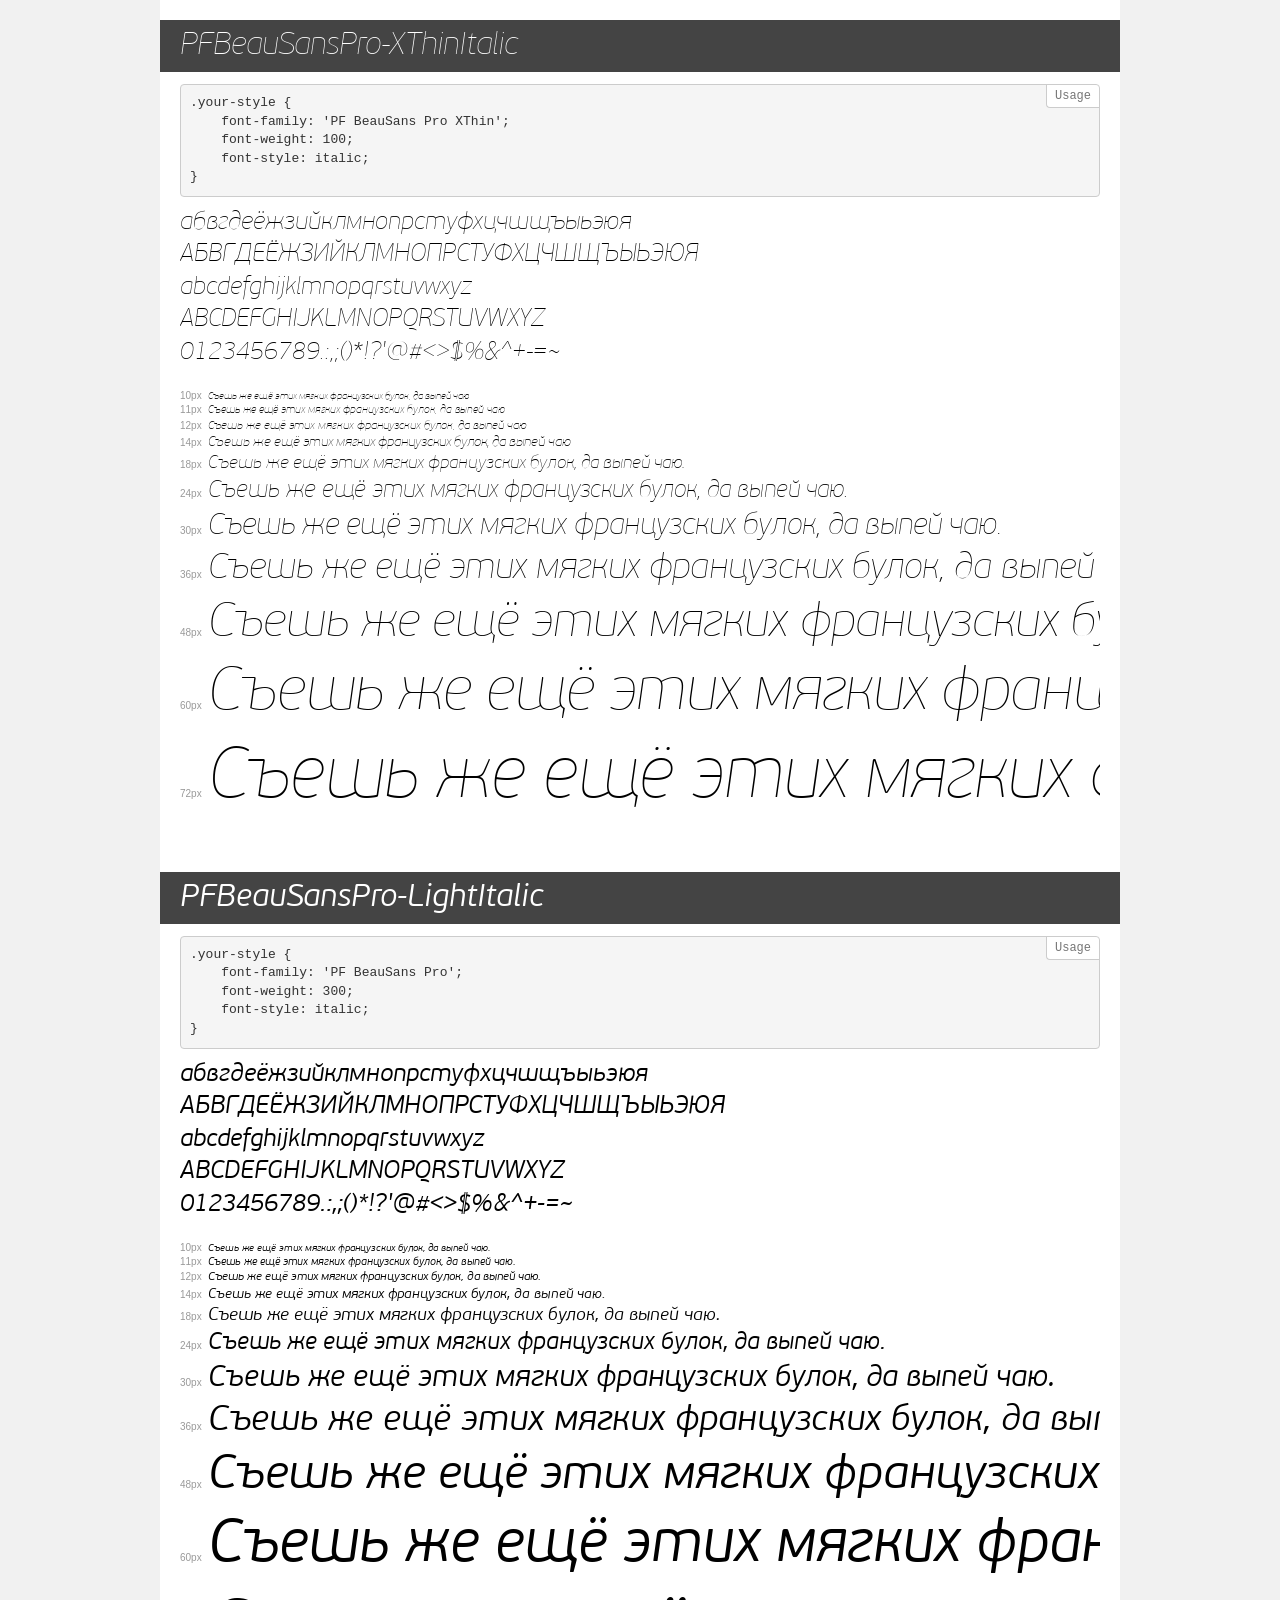
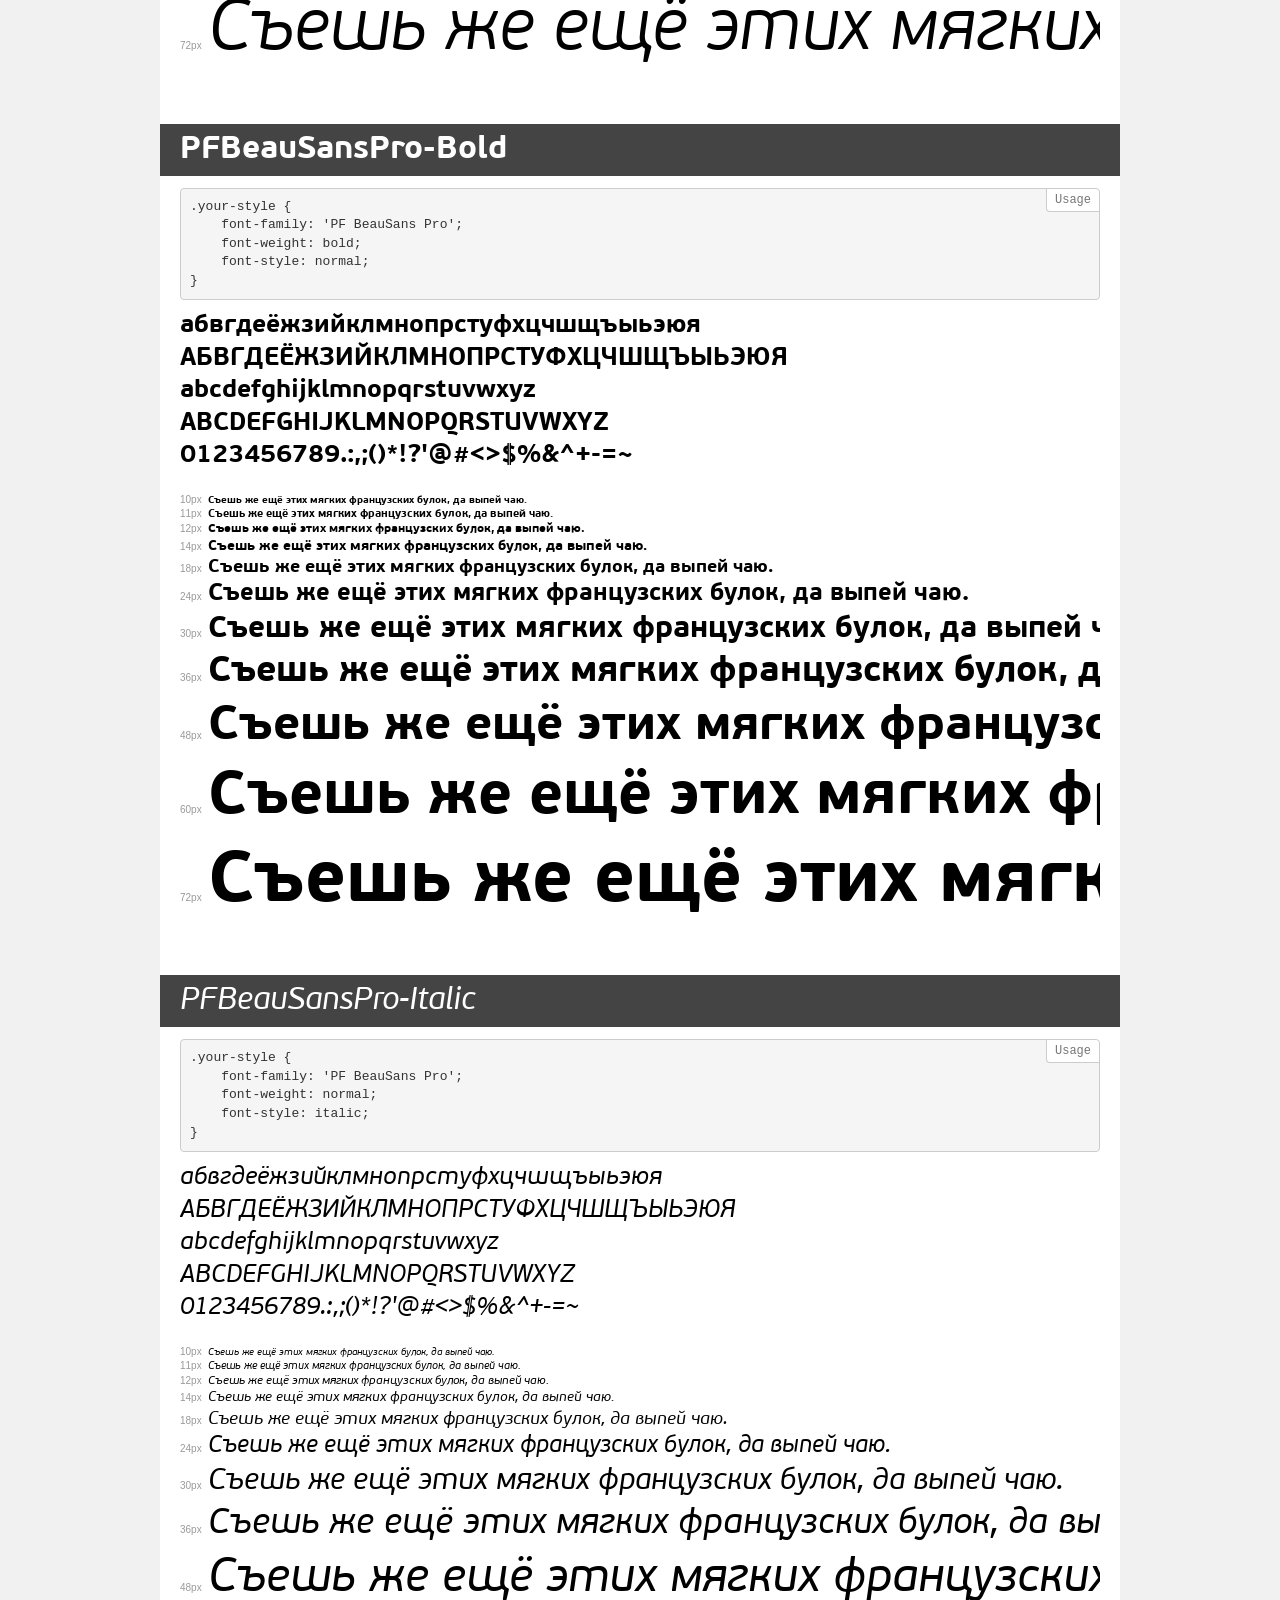
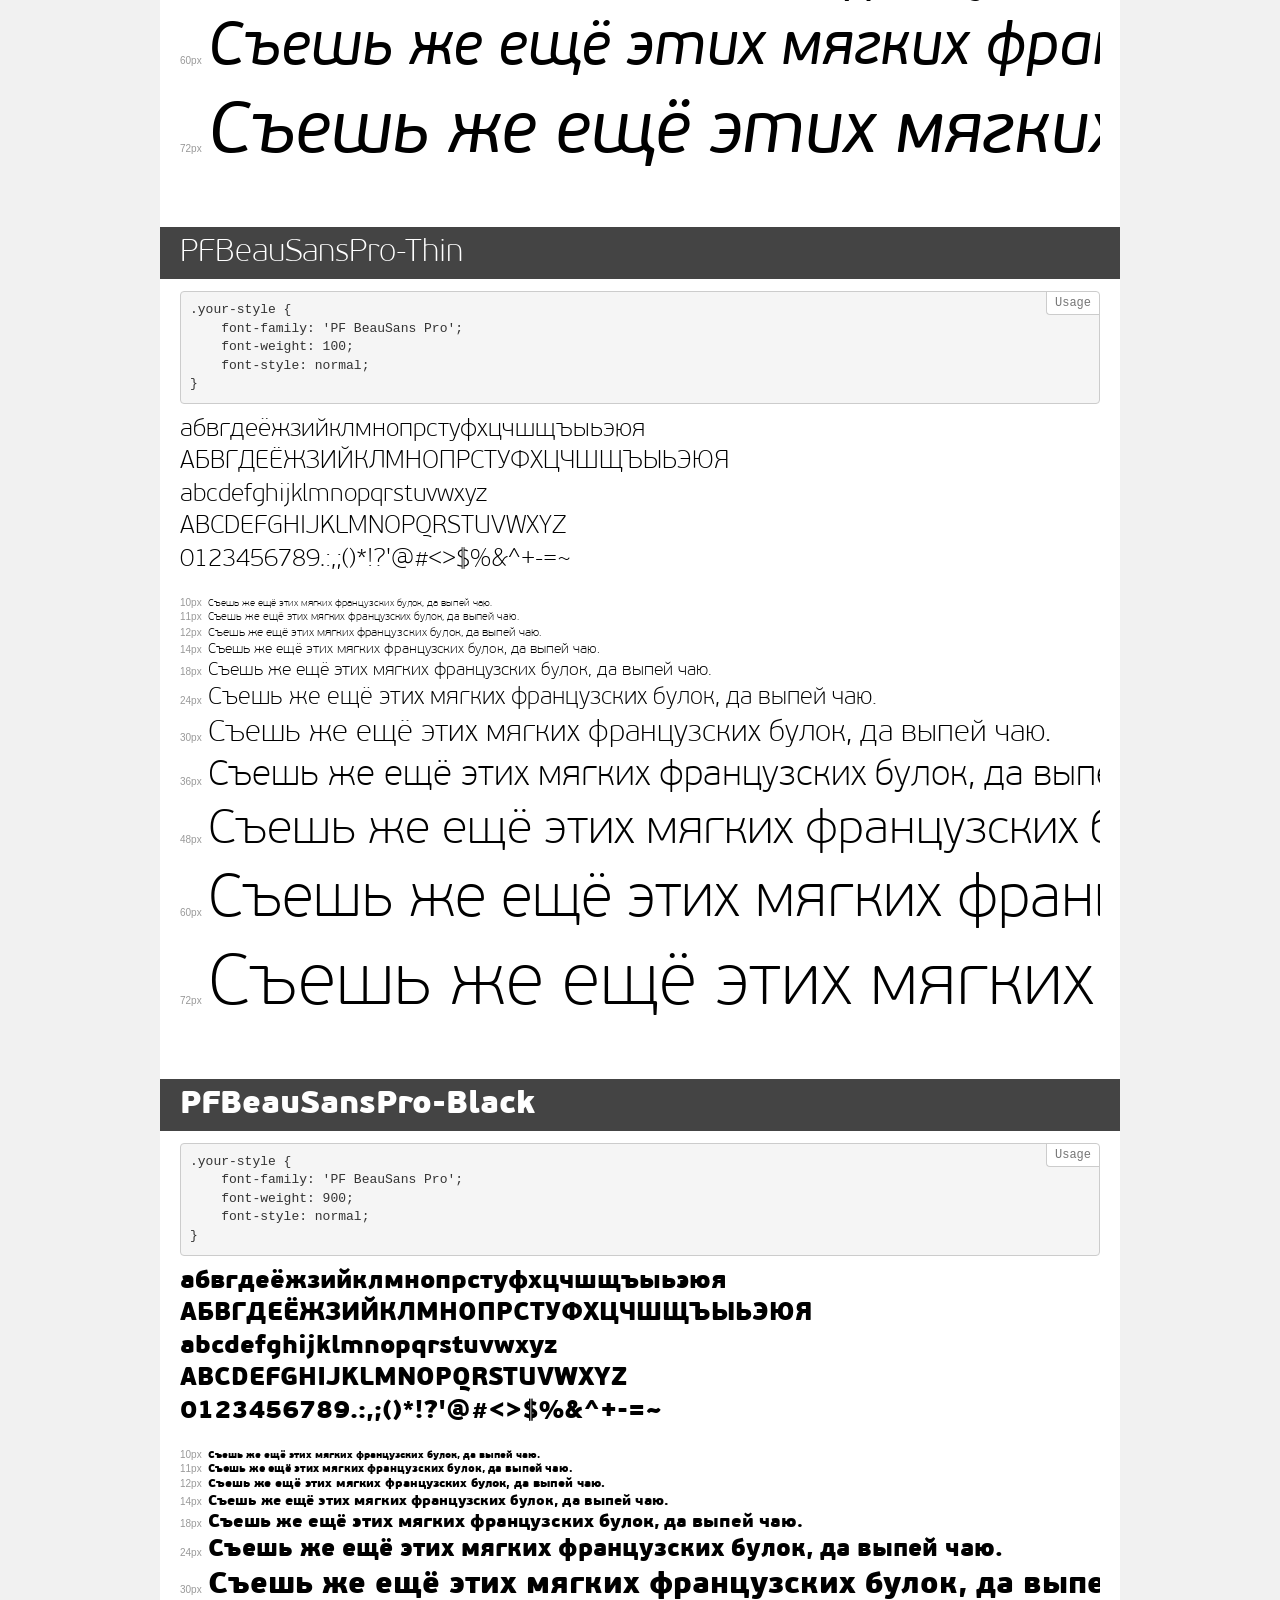
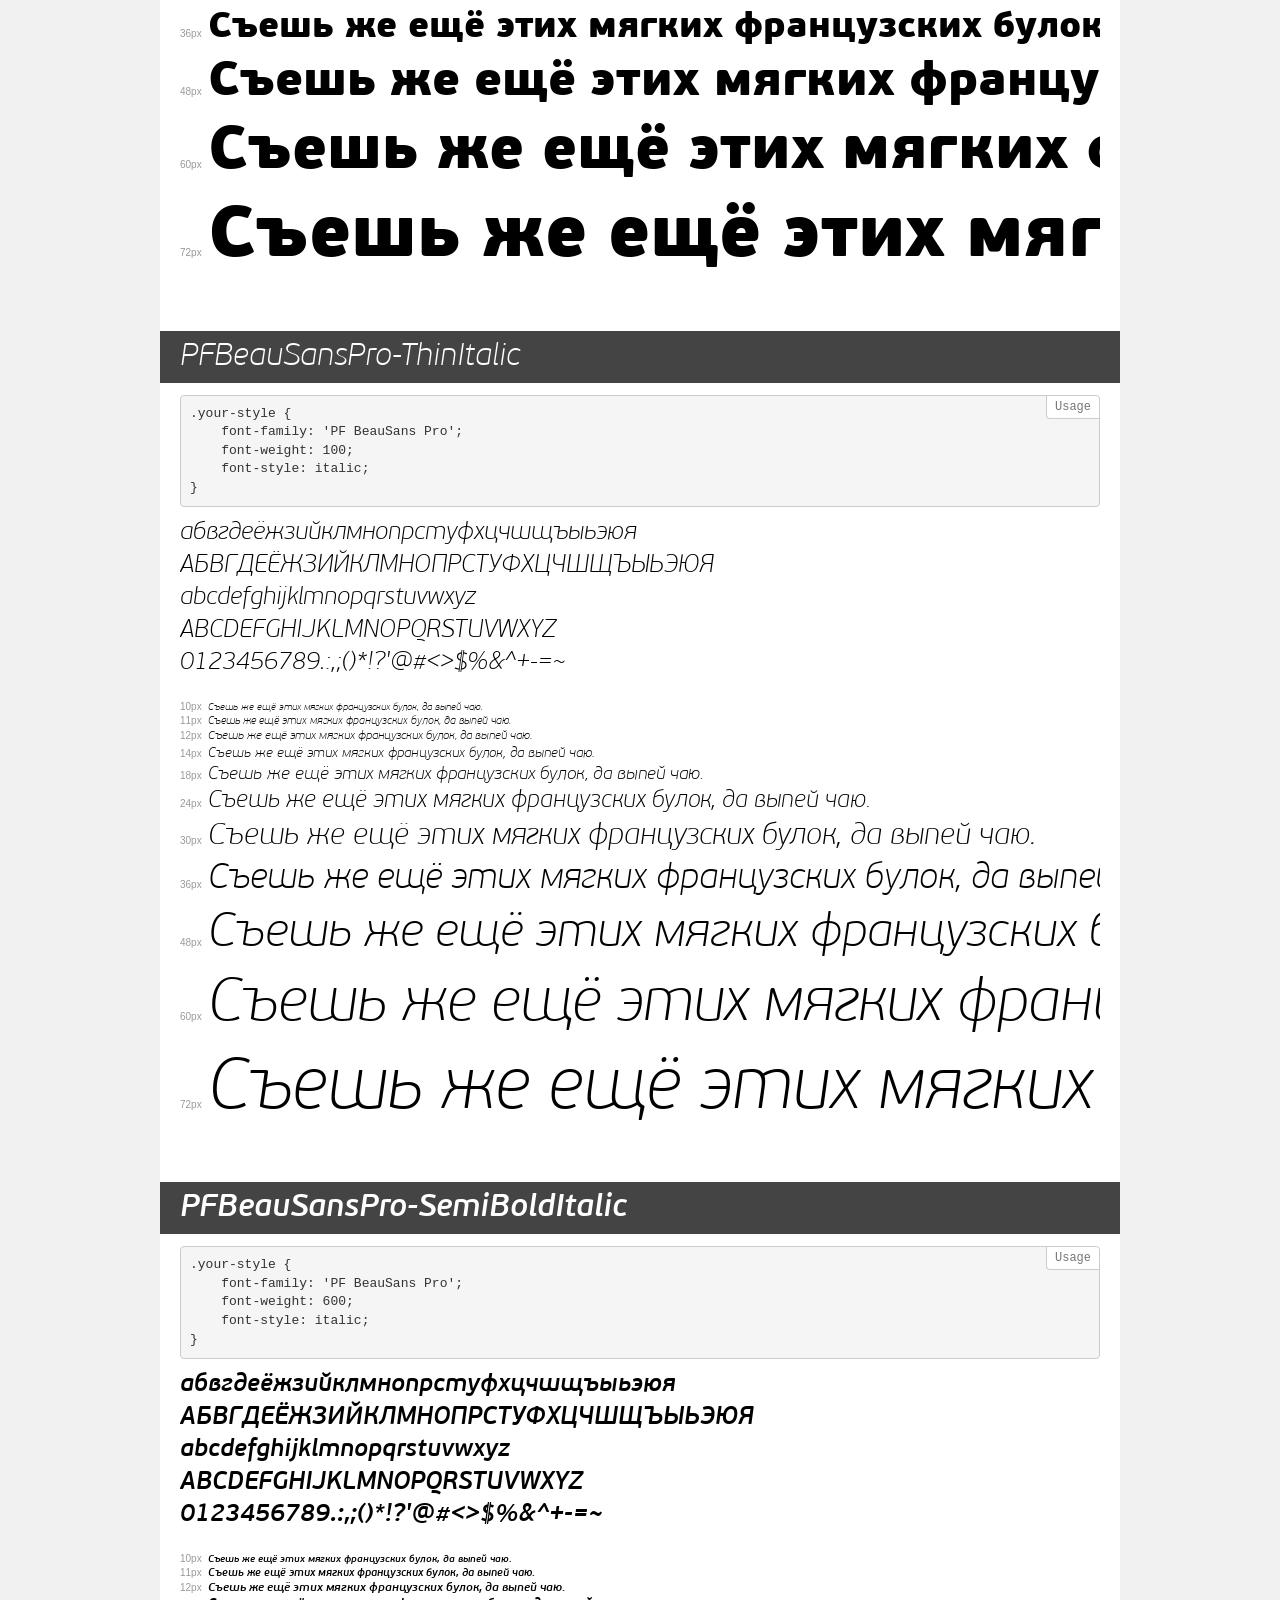
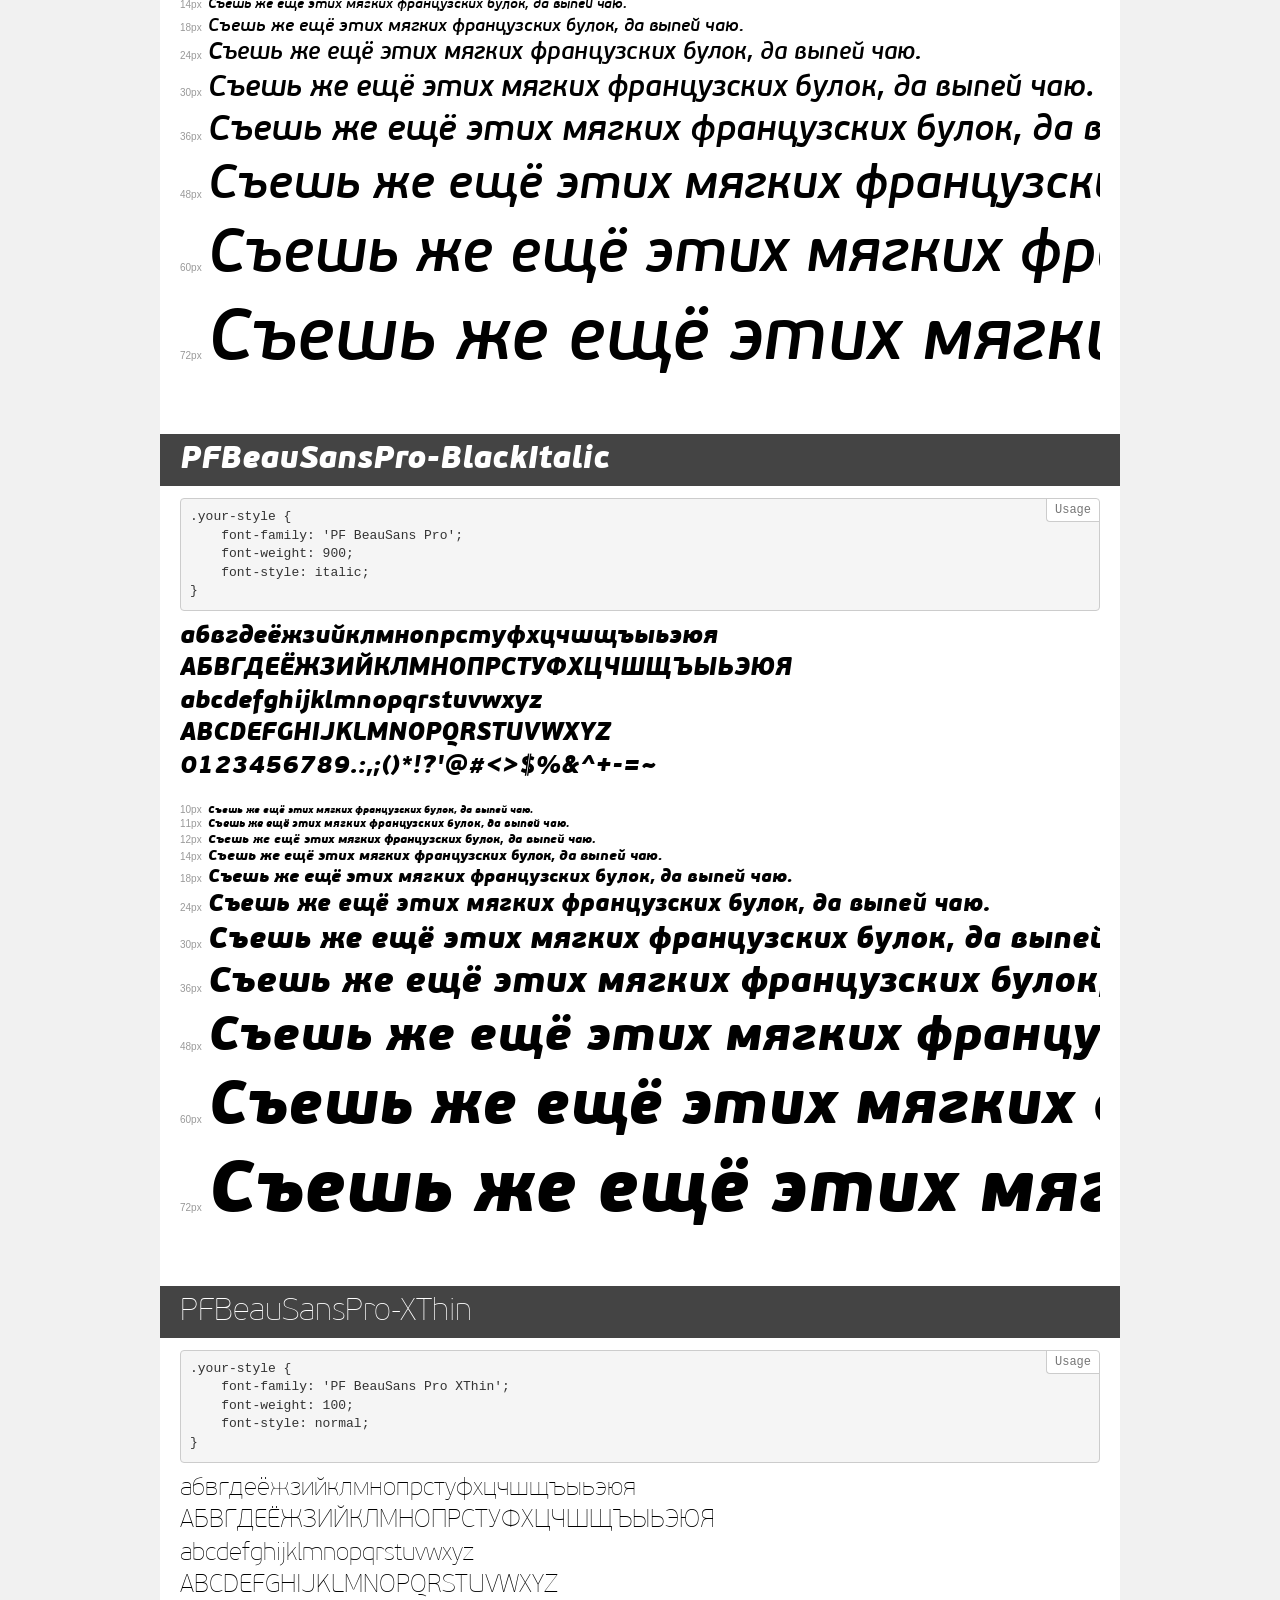
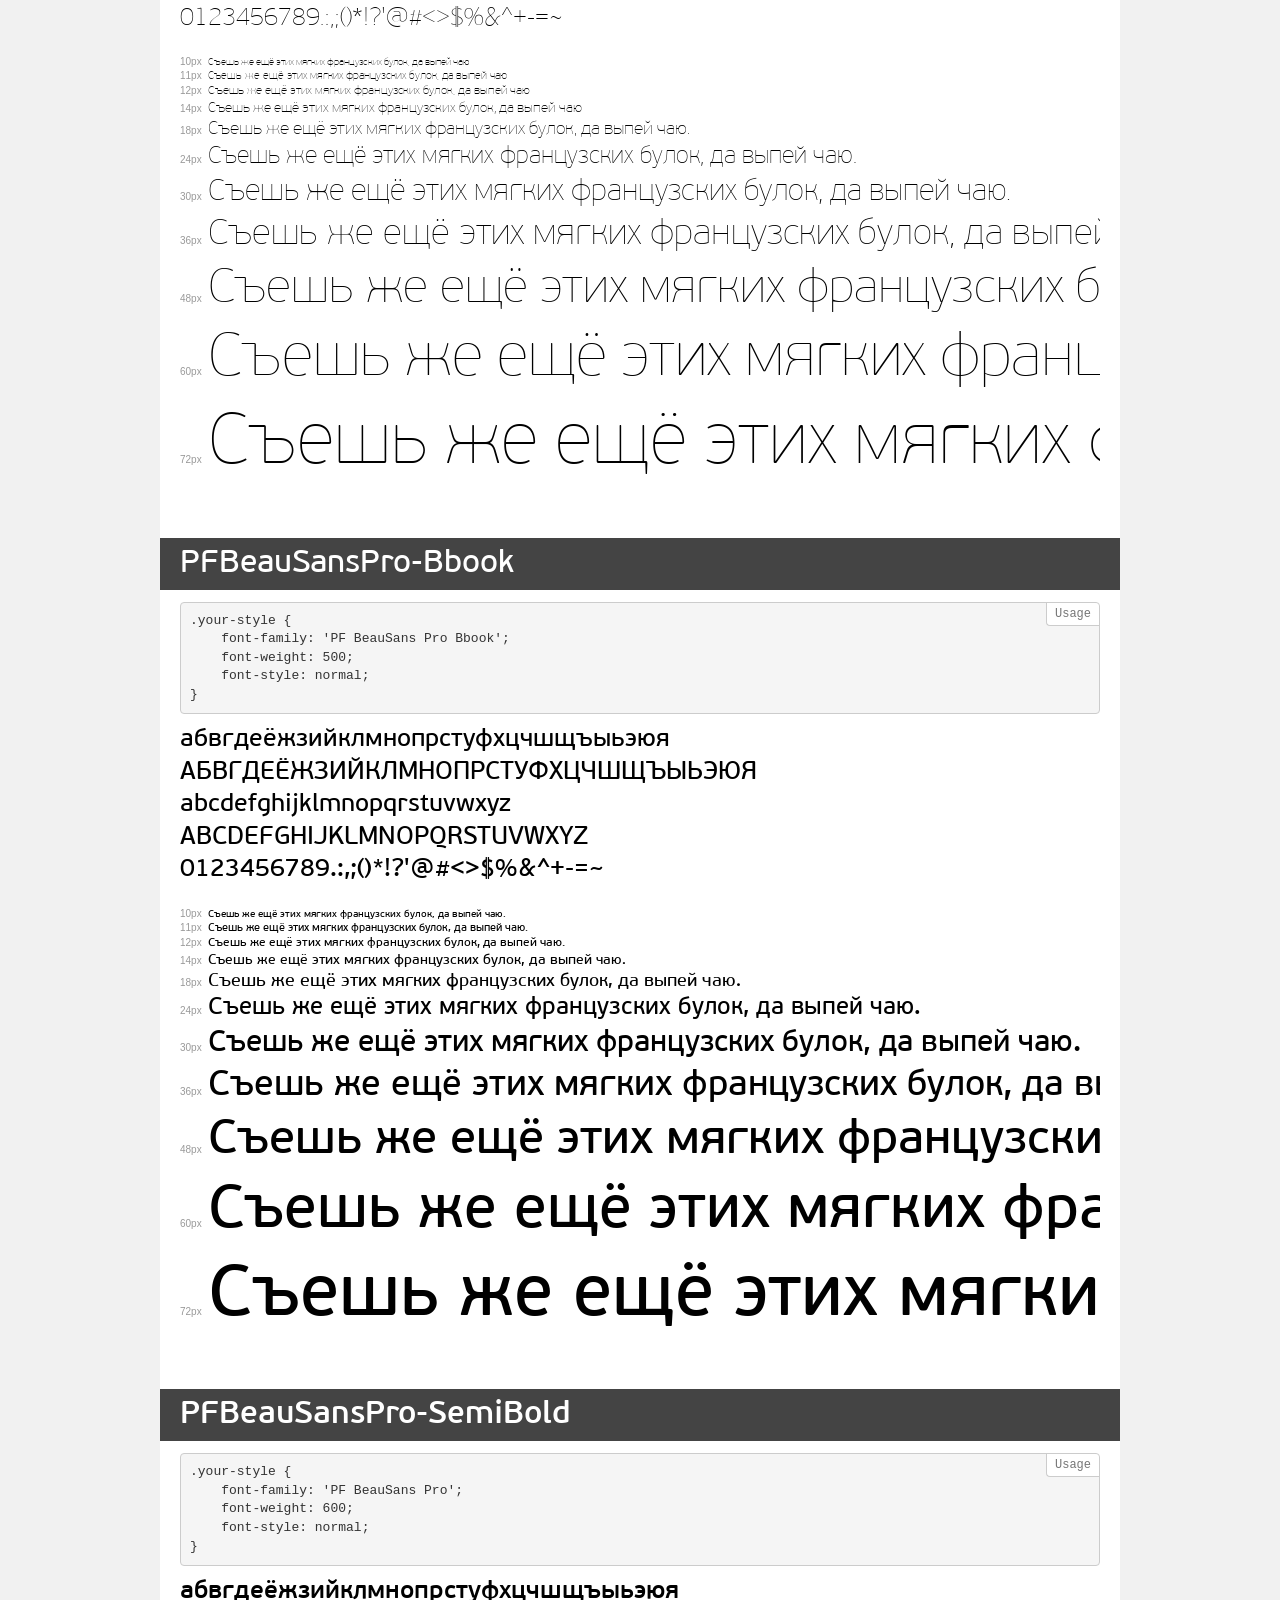
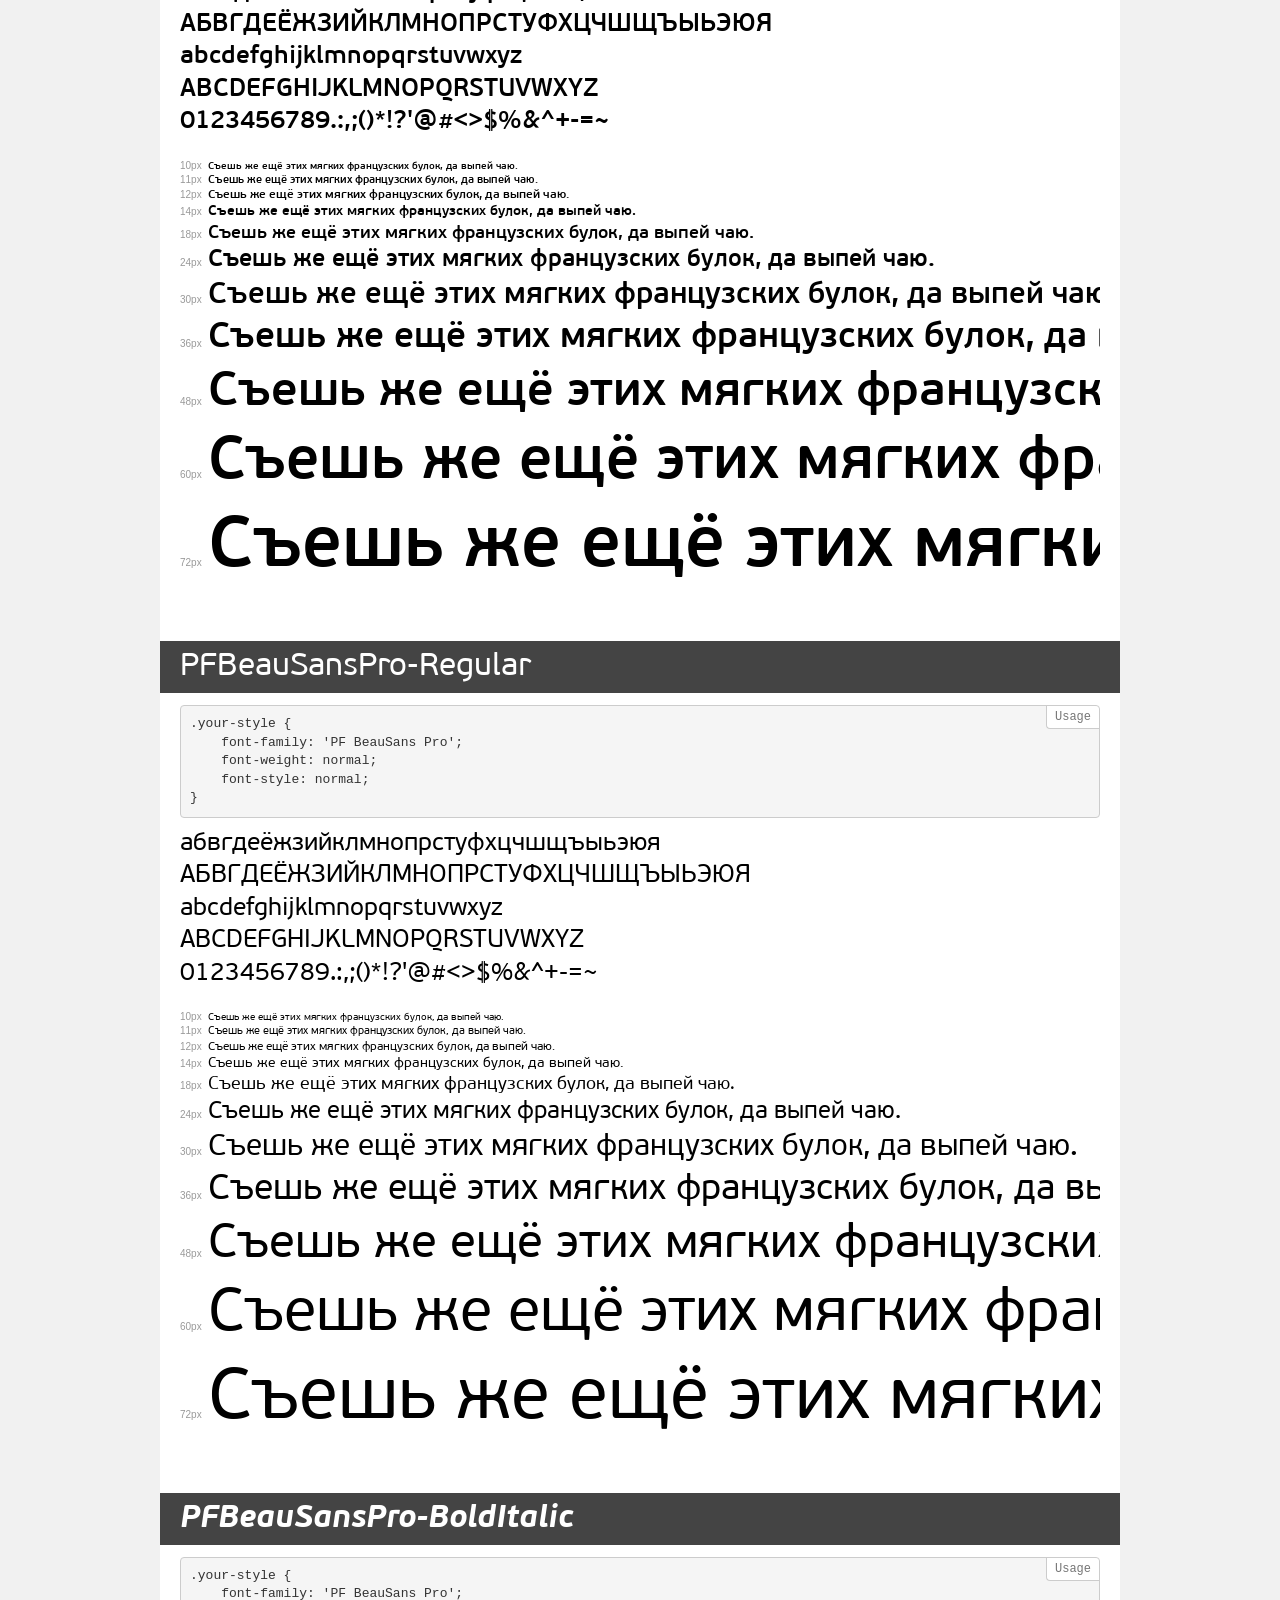
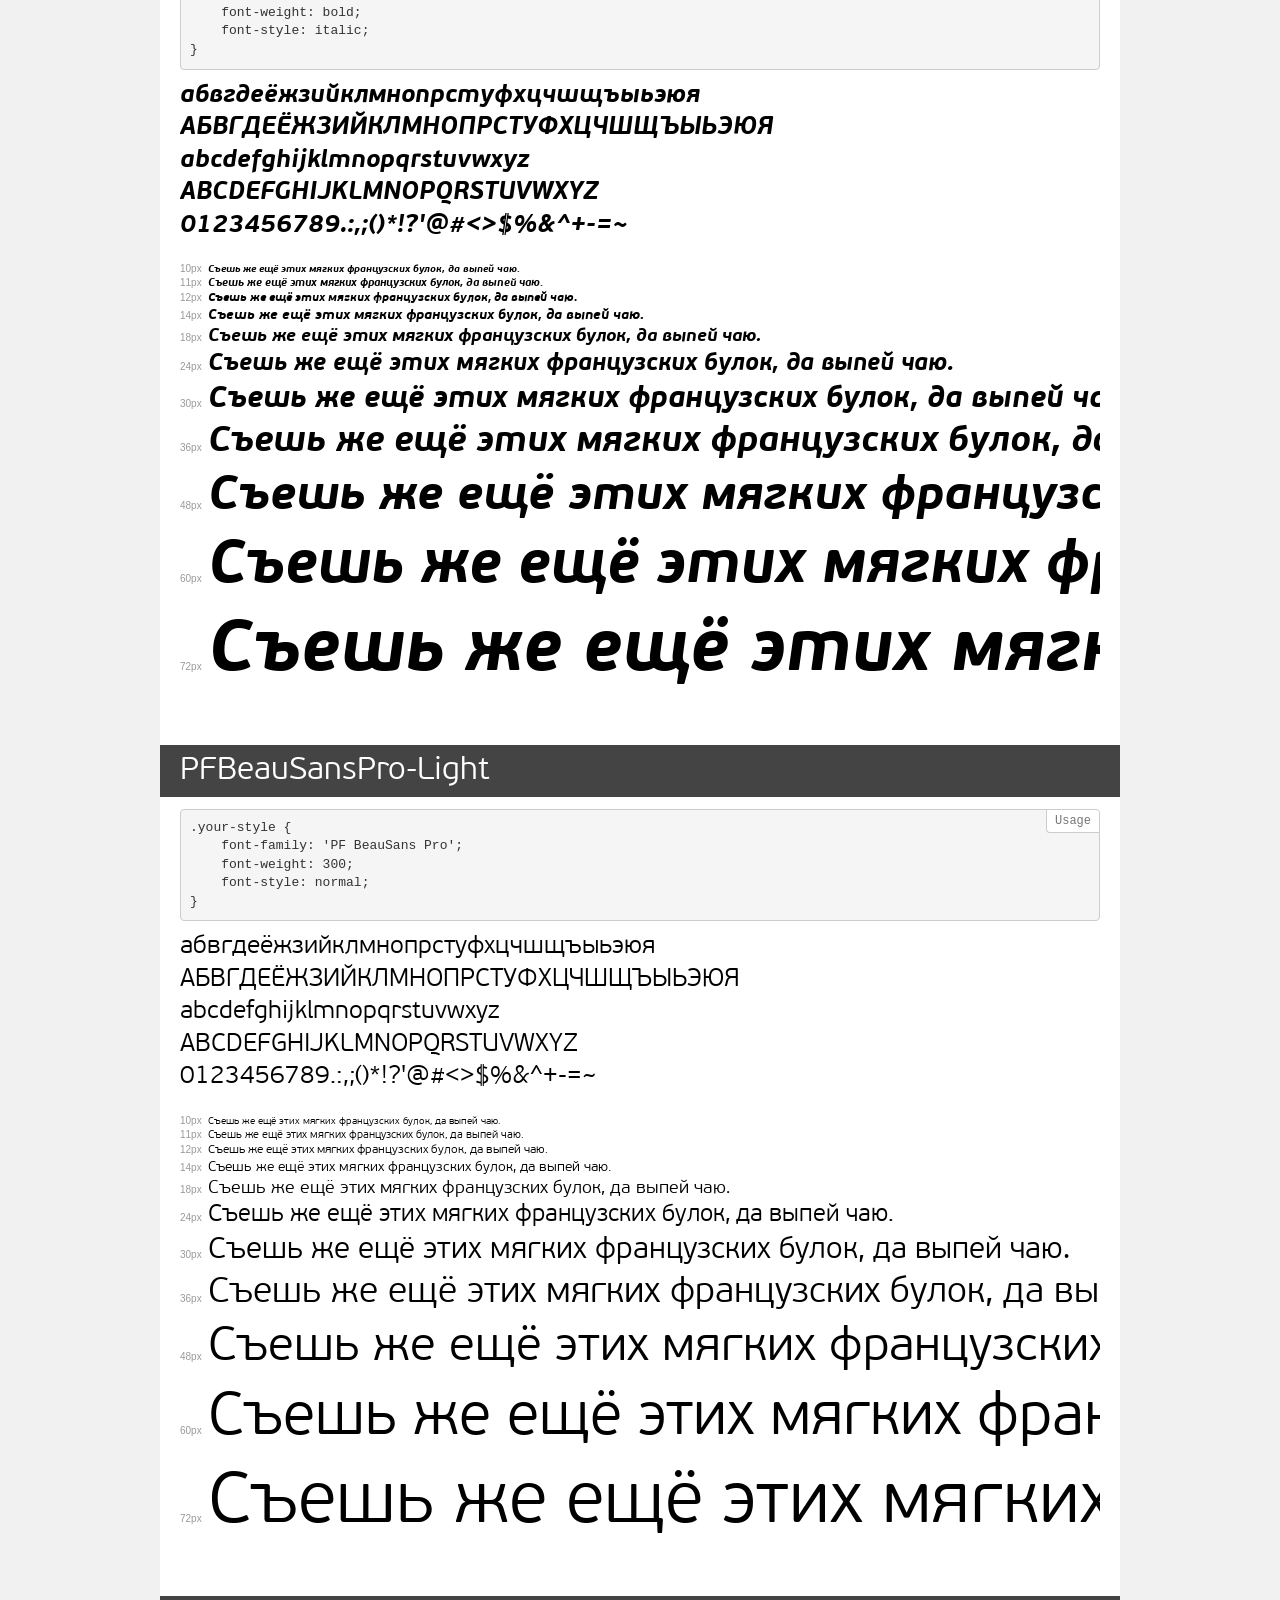
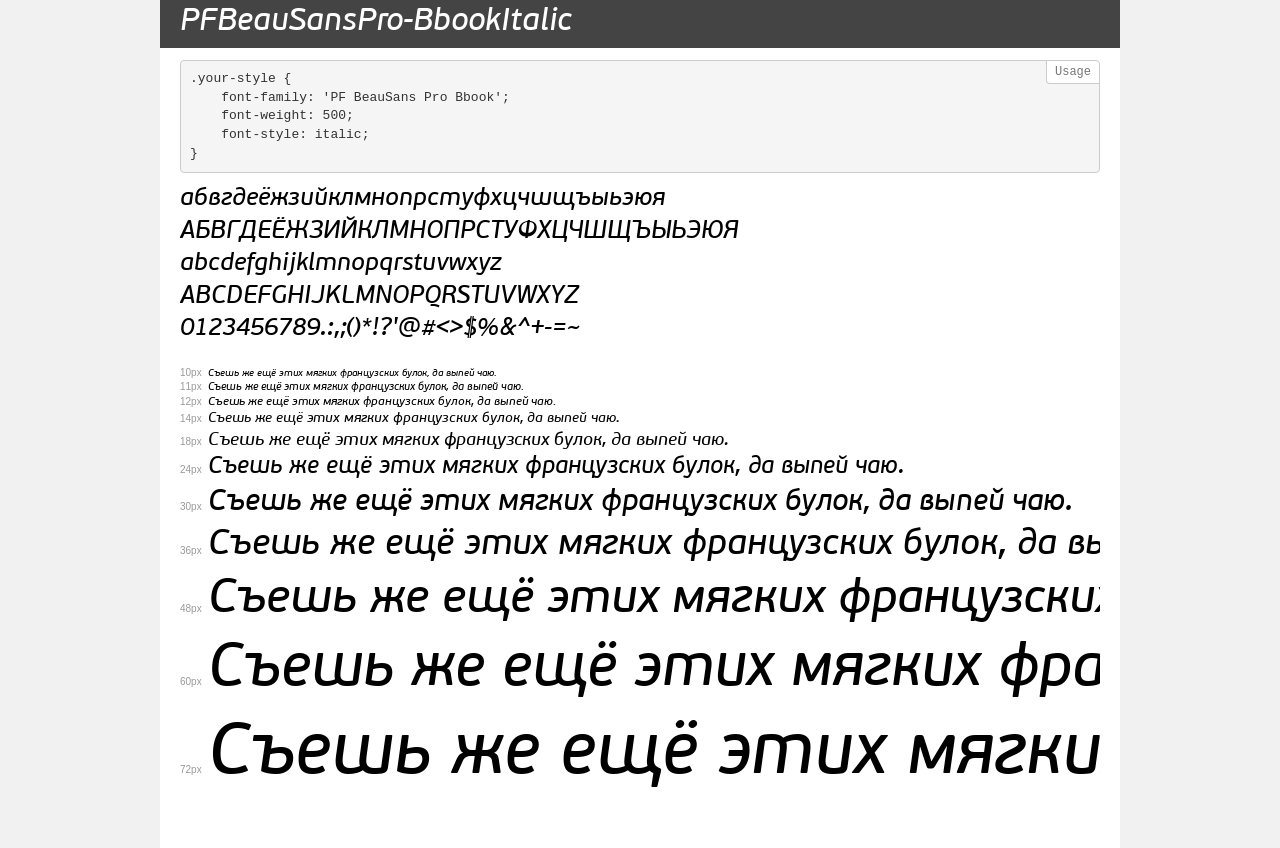
<file: assets/fonts/PFBeauSansPro/demo.html>
<!DOCTYPE html>
<html>
<head>
    <meta charset="utf-8">
    <meta http-equiv="X-UA-Compatible" content="IE=edge">
    <meta name="viewport" content="width=device-width, initial-scale=1">
    <meta name="robots" content="noindex, noarchive">
    <meta name="format-detection" content="telephone=no">
    <title>Transfonter demo</title>
    <link href="stylesheet.css" rel="stylesheet">
    <style>
        /*
        http://meyerweb.com/eric/tools/css/reset/
        v2.0 | 20110126
        License: none (public domain)
        */
        html, body, div, span, applet, object, iframe,
        h1, h2, h3, h4, h5, h6, p, blockquote, pre,
        a, abbr, acronym, address, big, cite, code,
        del, dfn, em, img, ins, kbd, q, s, samp,
        small, strike, strong, sub, sup, tt, var,
        b, u, i, center,
        dl, dt, dd, ol, ul, li,
        fieldset, form, label, legend,
        table, caption, tbody, tfoot, thead, tr, th, td,
        article, aside, canvas, details, embed,
        figure, figcaption, footer, header, hgroup,
        menu, nav, output, ruby, section, summary,
        time, mark, audio, video {
            margin: 0;
            padding: 0;
            border: 0;
            font-size: 100%;
            font: inherit;
            vertical-align: baseline;
        }
        /* HTML5 display-role reset for older browsers */
        article, aside, details, figcaption, figure,
        footer, header, hgroup, menu, nav, section {
            display: block;
        }
        body {
            line-height: 1;
        }
        ol, ul {
            list-style: none;
        }
        blockquote, q {
            quotes: none;
        }
        blockquote:before, blockquote:after,
        q:before, q:after {
            content: '';
            content: none;
        }
        table {
            border-collapse: collapse;
            border-spacing: 0;
        }
        /* common styles */
        body {
            background: #f1f1f1;
            color: #000;
        }
        .page {
            background: #fff;
            width: 920px;
            margin: 0 auto;
            padding: 20px 20px 0 20px;
            overflow: hidden;
        }
        .font-container {
            overflow-x: auto;
            overflow-y: hidden;
            margin-bottom: 40px;
            line-height: 1.3;
            white-space: nowrap;
            padding-bottom: 5px;
        }
        h1 {
            position: relative;
            background: #444;
            font-size: 32px;
            color: #fff;
            padding: 10px 20px;
            margin: 0 -20px 12px -20px;
        }
        .letters {
            font-size: 25px;
            margin-bottom: 20px;
        }
        .s10:before {
            content: '10px';
        }
        .s11:before {
            content: '11px';
        }
        .s12:before {
            content: '12px';
        }
        .s14:before {
            content: '14px';
        }
        .s18:before {
            content: '18px';
        }
        .s24:before {
            content: '24px';
        }
        .s30:before {
            content: '30px';
        }
        .s36:before {
            content: '36px';
        }
        .s48:before {
            content: '48px';
        }
        .s60:before {
            content: '60px';
        }
        .s72:before {
            content: '72px';
        }
        .s10:before, .s11:before, .s12:before, .s14:before,
        .s18:before, .s24:before, .s30:before, .s36:before,
        .s48:before, .s60:before, .s72:before {
            font-family: Arial, sans-serif;
            font-size: 10px;
            font-weight: normal;
            font-style: normal;
            color: #999;
            padding-right: 6px;
        }
        pre {
            display: block;
            position: relative;
            padding: 9px;
            margin: 0 0 10px;
            font-family: Monaco, Menlo, Consolas, "Courier New", monospace !important;
            font-size: 13px;
            line-height: 1.428571429;
            color: #333;
            font-weight: normal !important;
            font-style: normal !important;
            background-color: #f5f5f5;
            border: 1px solid #ccc;
            overflow-x: auto;
            border-radius: 4px;
        }
        pre:after {
            display: block;
            position: absolute;
            right: 0;
            top: 0;
            content: 'Usage';
            line-height: 1;
            padding: 5px 8px;
            font-size: 12px;
            color: #767676;
            background-color: #fff;
            border: 1px solid #ccc;
            border-right: none;
            border-top: none;
            border-radius: 0 4px 0 4px;
            z-index: 10;
        }
        /* responsive */
        @media (max-width: 959px) {
            .page {
                width: auto;
                margin: 0;
            }
        }
    </style>
</head>
<body>
<div class="page">
    <div class="demo" style="font-family: 'PF BeauSans Pro XThin'; font-weight: 100; font-style: italic;">
        <h1>PFBeauSansPro-XThinItalic</h1>
        <pre>.your-style {
    font-family: 'PF BeauSans Pro XThin';
    font-weight: 100;
    font-style: italic;
}</pre>
        <div class="font-container">
            <p class="letters">
                абвгдеёжзийклмнопрстуфхцчшщъыьэюя<br>
АБВГДЕЁЖЗИЙКЛМНОПРСТУФХЦЧШЩЪЫЬЭЮЯ<br>
abcdefghijklmnopqrstuvwxyz<br>
ABCDEFGHIJKLMNOPQRSTUVWXYZ<br>
                0123456789.:,;()*!?'@#<>$%&^+-=~
            </p>
            <p class="s10" style="font-size: 10px;">Съешь же ещё этих мягких французских булок, да выпей чаю.</p>
            <p class="s11" style="font-size: 11px;">Съешь же ещё этих мягких французских булок, да выпей чаю.</p>
            <p class="s12" style="font-size: 12px;">Съешь же ещё этих мягких французских булок, да выпей чаю.</p>
            <p class="s14" style="font-size: 14px;">Съешь же ещё этих мягких французских булок, да выпей чаю.</p>
            <p class="s18" style="font-size: 18px;">Съешь же ещё этих мягких французских булок, да выпей чаю.</p>
            <p class="s24" style="font-size: 24px;">Съешь же ещё этих мягких французских булок, да выпей чаю.</p>
            <p class="s30" style="font-size: 30px;">Съешь же ещё этих мягких французских булок, да выпей чаю.</p>
            <p class="s36" style="font-size: 36px;">Съешь же ещё этих мягких французских булок, да выпей чаю.</p>
            <p class="s48" style="font-size: 48px;">Съешь же ещё этих мягких французских булок, да выпей чаю.</p>
            <p class="s60" style="font-size: 60px;">Съешь же ещё этих мягких французских булок, да выпей чаю.</p>
            <p class="s72" style="font-size: 72px;">Съешь же ещё этих мягких французских булок, да выпей чаю.</p>
        </div>
    </div>
    <div class="demo" style="font-family: 'PF BeauSans Pro'; font-weight: 300; font-style: italic;">
        <h1>PFBeauSansPro-LightItalic</h1>
        <pre>.your-style {
    font-family: 'PF BeauSans Pro';
    font-weight: 300;
    font-style: italic;
}</pre>
        <div class="font-container">
            <p class="letters">
                абвгдеёжзийклмнопрстуфхцчшщъыьэюя<br>
АБВГДЕЁЖЗИЙКЛМНОПРСТУФХЦЧШЩЪЫЬЭЮЯ<br>
abcdefghijklmnopqrstuvwxyz<br>
ABCDEFGHIJKLMNOPQRSTUVWXYZ<br>
                0123456789.:,;()*!?'@#<>$%&^+-=~
            </p>
            <p class="s10" style="font-size: 10px;">Съешь же ещё этих мягких французских булок, да выпей чаю.</p>
            <p class="s11" style="font-size: 11px;">Съешь же ещё этих мягких французских булок, да выпей чаю.</p>
            <p class="s12" style="font-size: 12px;">Съешь же ещё этих мягких французских булок, да выпей чаю.</p>
            <p class="s14" style="font-size: 14px;">Съешь же ещё этих мягких французских булок, да выпей чаю.</p>
            <p class="s18" style="font-size: 18px;">Съешь же ещё этих мягких французских булок, да выпей чаю.</p>
            <p class="s24" style="font-size: 24px;">Съешь же ещё этих мягких французских булок, да выпей чаю.</p>
            <p class="s30" style="font-size: 30px;">Съешь же ещё этих мягких французских булок, да выпей чаю.</p>
            <p class="s36" style="font-size: 36px;">Съешь же ещё этих мягких французских булок, да выпей чаю.</p>
            <p class="s48" style="font-size: 48px;">Съешь же ещё этих мягких французских булок, да выпей чаю.</p>
            <p class="s60" style="font-size: 60px;">Съешь же ещё этих мягких французских булок, да выпей чаю.</p>
            <p class="s72" style="font-size: 72px;">Съешь же ещё этих мягких французских булок, да выпей чаю.</p>
        </div>
    </div>
    <div class="demo" style="font-family: 'PF BeauSans Pro'; font-weight: bold; font-style: normal;">
        <h1>PFBeauSansPro-Bold</h1>
        <pre>.your-style {
    font-family: 'PF BeauSans Pro';
    font-weight: bold;
    font-style: normal;
}</pre>
        <div class="font-container">
            <p class="letters">
                абвгдеёжзийклмнопрстуфхцчшщъыьэюя<br>
АБВГДЕЁЖЗИЙКЛМНОПРСТУФХЦЧШЩЪЫЬЭЮЯ<br>
abcdefghijklmnopqrstuvwxyz<br>
ABCDEFGHIJKLMNOPQRSTUVWXYZ<br>
                0123456789.:,;()*!?'@#<>$%&^+-=~
            </p>
            <p class="s10" style="font-size: 10px;">Съешь же ещё этих мягких французских булок, да выпей чаю.</p>
            <p class="s11" style="font-size: 11px;">Съешь же ещё этих мягких французских булок, да выпей чаю.</p>
            <p class="s12" style="font-size: 12px;">Съешь же ещё этих мягких французских булок, да выпей чаю.</p>
            <p class="s14" style="font-size: 14px;">Съешь же ещё этих мягких французских булок, да выпей чаю.</p>
            <p class="s18" style="font-size: 18px;">Съешь же ещё этих мягких французских булок, да выпей чаю.</p>
            <p class="s24" style="font-size: 24px;">Съешь же ещё этих мягких французских булок, да выпей чаю.</p>
            <p class="s30" style="font-size: 30px;">Съешь же ещё этих мягких французских булок, да выпей чаю.</p>
            <p class="s36" style="font-size: 36px;">Съешь же ещё этих мягких французских булок, да выпей чаю.</p>
            <p class="s48" style="font-size: 48px;">Съешь же ещё этих мягких французских булок, да выпей чаю.</p>
            <p class="s60" style="font-size: 60px;">Съешь же ещё этих мягких французских булок, да выпей чаю.</p>
            <p class="s72" style="font-size: 72px;">Съешь же ещё этих мягких французских булок, да выпей чаю.</p>
        </div>
    </div>
    <div class="demo" style="font-family: 'PF BeauSans Pro'; font-weight: normal; font-style: italic;">
        <h1>PFBeauSansPro-Italic</h1>
        <pre>.your-style {
    font-family: 'PF BeauSans Pro';
    font-weight: normal;
    font-style: italic;
}</pre>
        <div class="font-container">
            <p class="letters">
                абвгдеёжзийклмнопрстуфхцчшщъыьэюя<br>
АБВГДЕЁЖЗИЙКЛМНОПРСТУФХЦЧШЩЪЫЬЭЮЯ<br>
abcdefghijklmnopqrstuvwxyz<br>
ABCDEFGHIJKLMNOPQRSTUVWXYZ<br>
                0123456789.:,;()*!?'@#<>$%&^+-=~
            </p>
            <p class="s10" style="font-size: 10px;">Съешь же ещё этих мягких французских булок, да выпей чаю.</p>
            <p class="s11" style="font-size: 11px;">Съешь же ещё этих мягких французских булок, да выпей чаю.</p>
            <p class="s12" style="font-size: 12px;">Съешь же ещё этих мягких французских булок, да выпей чаю.</p>
            <p class="s14" style="font-size: 14px;">Съешь же ещё этих мягких французских булок, да выпей чаю.</p>
            <p class="s18" style="font-size: 18px;">Съешь же ещё этих мягких французских булок, да выпей чаю.</p>
            <p class="s24" style="font-size: 24px;">Съешь же ещё этих мягких французских булок, да выпей чаю.</p>
            <p class="s30" style="font-size: 30px;">Съешь же ещё этих мягких французских булок, да выпей чаю.</p>
            <p class="s36" style="font-size: 36px;">Съешь же ещё этих мягких французских булок, да выпей чаю.</p>
            <p class="s48" style="font-size: 48px;">Съешь же ещё этих мягких французских булок, да выпей чаю.</p>
            <p class="s60" style="font-size: 60px;">Съешь же ещё этих мягких французских булок, да выпей чаю.</p>
            <p class="s72" style="font-size: 72px;">Съешь же ещё этих мягких французских булок, да выпей чаю.</p>
        </div>
    </div>
    <div class="demo" style="font-family: 'PF BeauSans Pro'; font-weight: 100; font-style: normal;">
        <h1>PFBeauSansPro-Thin</h1>
        <pre>.your-style {
    font-family: 'PF BeauSans Pro';
    font-weight: 100;
    font-style: normal;
}</pre>
        <div class="font-container">
            <p class="letters">
                абвгдеёжзийклмнопрстуфхцчшщъыьэюя<br>
АБВГДЕЁЖЗИЙКЛМНОПРСТУФХЦЧШЩЪЫЬЭЮЯ<br>
abcdefghijklmnopqrstuvwxyz<br>
ABCDEFGHIJKLMNOPQRSTUVWXYZ<br>
                0123456789.:,;()*!?'@#<>$%&^+-=~
            </p>
            <p class="s10" style="font-size: 10px;">Съешь же ещё этих мягких французских булок, да выпей чаю.</p>
            <p class="s11" style="font-size: 11px;">Съешь же ещё этих мягких французских булок, да выпей чаю.</p>
            <p class="s12" style="font-size: 12px;">Съешь же ещё этих мягких французских булок, да выпей чаю.</p>
            <p class="s14" style="font-size: 14px;">Съешь же ещё этих мягких французских булок, да выпей чаю.</p>
            <p class="s18" style="font-size: 18px;">Съешь же ещё этих мягких французских булок, да выпей чаю.</p>
            <p class="s24" style="font-size: 24px;">Съешь же ещё этих мягких французских булок, да выпей чаю.</p>
            <p class="s30" style="font-size: 30px;">Съешь же ещё этих мягких французских булок, да выпей чаю.</p>
            <p class="s36" style="font-size: 36px;">Съешь же ещё этих мягких французских булок, да выпей чаю.</p>
            <p class="s48" style="font-size: 48px;">Съешь же ещё этих мягких французских булок, да выпей чаю.</p>
            <p class="s60" style="font-size: 60px;">Съешь же ещё этих мягких французских булок, да выпей чаю.</p>
            <p class="s72" style="font-size: 72px;">Съешь же ещё этих мягких французских булок, да выпей чаю.</p>
        </div>
    </div>
    <div class="demo" style="font-family: 'PF BeauSans Pro'; font-weight: 900; font-style: normal;">
        <h1>PFBeauSansPro-Black</h1>
        <pre>.your-style {
    font-family: 'PF BeauSans Pro';
    font-weight: 900;
    font-style: normal;
}</pre>
        <div class="font-container">
            <p class="letters">
                абвгдеёжзийклмнопрстуфхцчшщъыьэюя<br>
АБВГДЕЁЖЗИЙКЛМНОПРСТУФХЦЧШЩЪЫЬЭЮЯ<br>
abcdefghijklmnopqrstuvwxyz<br>
ABCDEFGHIJKLMNOPQRSTUVWXYZ<br>
                0123456789.:,;()*!?'@#<>$%&^+-=~
            </p>
            <p class="s10" style="font-size: 10px;">Съешь же ещё этих мягких французских булок, да выпей чаю.</p>
            <p class="s11" style="font-size: 11px;">Съешь же ещё этих мягких французских булок, да выпей чаю.</p>
            <p class="s12" style="font-size: 12px;">Съешь же ещё этих мягких французских булок, да выпей чаю.</p>
            <p class="s14" style="font-size: 14px;">Съешь же ещё этих мягких французских булок, да выпей чаю.</p>
            <p class="s18" style="font-size: 18px;">Съешь же ещё этих мягких французских булок, да выпей чаю.</p>
            <p class="s24" style="font-size: 24px;">Съешь же ещё этих мягких французских булок, да выпей чаю.</p>
            <p class="s30" style="font-size: 30px;">Съешь же ещё этих мягких французских булок, да выпей чаю.</p>
            <p class="s36" style="font-size: 36px;">Съешь же ещё этих мягких французских булок, да выпей чаю.</p>
            <p class="s48" style="font-size: 48px;">Съешь же ещё этих мягких французских булок, да выпей чаю.</p>
            <p class="s60" style="font-size: 60px;">Съешь же ещё этих мягких французских булок, да выпей чаю.</p>
            <p class="s72" style="font-size: 72px;">Съешь же ещё этих мягких французских булок, да выпей чаю.</p>
        </div>
    </div>
    <div class="demo" style="font-family: 'PF BeauSans Pro'; font-weight: 100; font-style: italic;">
        <h1>PFBeauSansPro-ThinItalic</h1>
        <pre>.your-style {
    font-family: 'PF BeauSans Pro';
    font-weight: 100;
    font-style: italic;
}</pre>
        <div class="font-container">
            <p class="letters">
                абвгдеёжзийклмнопрстуфхцчшщъыьэюя<br>
АБВГДЕЁЖЗИЙКЛМНОПРСТУФХЦЧШЩЪЫЬЭЮЯ<br>
abcdefghijklmnopqrstuvwxyz<br>
ABCDEFGHIJKLMNOPQRSTUVWXYZ<br>
                0123456789.:,;()*!?'@#<>$%&^+-=~
            </p>
            <p class="s10" style="font-size: 10px;">Съешь же ещё этих мягких французских булок, да выпей чаю.</p>
            <p class="s11" style="font-size: 11px;">Съешь же ещё этих мягких французских булок, да выпей чаю.</p>
            <p class="s12" style="font-size: 12px;">Съешь же ещё этих мягких французских булок, да выпей чаю.</p>
            <p class="s14" style="font-size: 14px;">Съешь же ещё этих мягких французских булок, да выпей чаю.</p>
            <p class="s18" style="font-size: 18px;">Съешь же ещё этих мягких французских булок, да выпей чаю.</p>
            <p class="s24" style="font-size: 24px;">Съешь же ещё этих мягких французских булок, да выпей чаю.</p>
            <p class="s30" style="font-size: 30px;">Съешь же ещё этих мягких французских булок, да выпей чаю.</p>
            <p class="s36" style="font-size: 36px;">Съешь же ещё этих мягких французских булок, да выпей чаю.</p>
            <p class="s48" style="font-size: 48px;">Съешь же ещё этих мягких французских булок, да выпей чаю.</p>
            <p class="s60" style="font-size: 60px;">Съешь же ещё этих мягких французских булок, да выпей чаю.</p>
            <p class="s72" style="font-size: 72px;">Съешь же ещё этих мягких французских булок, да выпей чаю.</p>
        </div>
    </div>
    <div class="demo" style="font-family: 'PF BeauSans Pro'; font-weight: 600; font-style: italic;">
        <h1>PFBeauSansPro-SemiBoldItalic</h1>
        <pre>.your-style {
    font-family: 'PF BeauSans Pro';
    font-weight: 600;
    font-style: italic;
}</pre>
        <div class="font-container">
            <p class="letters">
                абвгдеёжзийклмнопрстуфхцчшщъыьэюя<br>
АБВГДЕЁЖЗИЙКЛМНОПРСТУФХЦЧШЩЪЫЬЭЮЯ<br>
abcdefghijklmnopqrstuvwxyz<br>
ABCDEFGHIJKLMNOPQRSTUVWXYZ<br>
                0123456789.:,;()*!?'@#<>$%&^+-=~
            </p>
            <p class="s10" style="font-size: 10px;">Съешь же ещё этих мягких французских булок, да выпей чаю.</p>
            <p class="s11" style="font-size: 11px;">Съешь же ещё этих мягких французских булок, да выпей чаю.</p>
            <p class="s12" style="font-size: 12px;">Съешь же ещё этих мягких французских булок, да выпей чаю.</p>
            <p class="s14" style="font-size: 14px;">Съешь же ещё этих мягких французских булок, да выпей чаю.</p>
            <p class="s18" style="font-size: 18px;">Съешь же ещё этих мягких французских булок, да выпей чаю.</p>
            <p class="s24" style="font-size: 24px;">Съешь же ещё этих мягких французских булок, да выпей чаю.</p>
            <p class="s30" style="font-size: 30px;">Съешь же ещё этих мягких французских булок, да выпей чаю.</p>
            <p class="s36" style="font-size: 36px;">Съешь же ещё этих мягких французских булок, да выпей чаю.</p>
            <p class="s48" style="font-size: 48px;">Съешь же ещё этих мягких французских булок, да выпей чаю.</p>
            <p class="s60" style="font-size: 60px;">Съешь же ещё этих мягких французских булок, да выпей чаю.</p>
            <p class="s72" style="font-size: 72px;">Съешь же ещё этих мягких французских булок, да выпей чаю.</p>
        </div>
    </div>
    <div class="demo" style="font-family: 'PF BeauSans Pro'; font-weight: 900; font-style: italic;">
        <h1>PFBeauSansPro-BlackItalic</h1>
        <pre>.your-style {
    font-family: 'PF BeauSans Pro';
    font-weight: 900;
    font-style: italic;
}</pre>
        <div class="font-container">
            <p class="letters">
                абвгдеёжзийклмнопрстуфхцчшщъыьэюя<br>
АБВГДЕЁЖЗИЙКЛМНОПРСТУФХЦЧШЩЪЫЬЭЮЯ<br>
abcdefghijklmnopqrstuvwxyz<br>
ABCDEFGHIJKLMNOPQRSTUVWXYZ<br>
                0123456789.:,;()*!?'@#<>$%&^+-=~
            </p>
            <p class="s10" style="font-size: 10px;">Съешь же ещё этих мягких французских булок, да выпей чаю.</p>
            <p class="s11" style="font-size: 11px;">Съешь же ещё этих мягких французских булок, да выпей чаю.</p>
            <p class="s12" style="font-size: 12px;">Съешь же ещё этих мягких французских булок, да выпей чаю.</p>
            <p class="s14" style="font-size: 14px;">Съешь же ещё этих мягких французских булок, да выпей чаю.</p>
            <p class="s18" style="font-size: 18px;">Съешь же ещё этих мягких французских булок, да выпей чаю.</p>
            <p class="s24" style="font-size: 24px;">Съешь же ещё этих мягких французских булок, да выпей чаю.</p>
            <p class="s30" style="font-size: 30px;">Съешь же ещё этих мягких французских булок, да выпей чаю.</p>
            <p class="s36" style="font-size: 36px;">Съешь же ещё этих мягких французских булок, да выпей чаю.</p>
            <p class="s48" style="font-size: 48px;">Съешь же ещё этих мягких французских булок, да выпей чаю.</p>
            <p class="s60" style="font-size: 60px;">Съешь же ещё этих мягких французских булок, да выпей чаю.</p>
            <p class="s72" style="font-size: 72px;">Съешь же ещё этих мягких французских булок, да выпей чаю.</p>
        </div>
    </div>
    <div class="demo" style="font-family: 'PF BeauSans Pro XThin'; font-weight: 100; font-style: normal;">
        <h1>PFBeauSansPro-XThin</h1>
        <pre>.your-style {
    font-family: 'PF BeauSans Pro XThin';
    font-weight: 100;
    font-style: normal;
}</pre>
        <div class="font-container">
            <p class="letters">
                абвгдеёжзийклмнопрстуфхцчшщъыьэюя<br>
АБВГДЕЁЖЗИЙКЛМНОПРСТУФХЦЧШЩЪЫЬЭЮЯ<br>
abcdefghijklmnopqrstuvwxyz<br>
ABCDEFGHIJKLMNOPQRSTUVWXYZ<br>
                0123456789.:,;()*!?'@#<>$%&^+-=~
            </p>
            <p class="s10" style="font-size: 10px;">Съешь же ещё этих мягких французских булок, да выпей чаю.</p>
            <p class="s11" style="font-size: 11px;">Съешь же ещё этих мягких французских булок, да выпей чаю.</p>
            <p class="s12" style="font-size: 12px;">Съешь же ещё этих мягких французских булок, да выпей чаю.</p>
            <p class="s14" style="font-size: 14px;">Съешь же ещё этих мягких французских булок, да выпей чаю.</p>
            <p class="s18" style="font-size: 18px;">Съешь же ещё этих мягких французских булок, да выпей чаю.</p>
            <p class="s24" style="font-size: 24px;">Съешь же ещё этих мягких французских булок, да выпей чаю.</p>
            <p class="s30" style="font-size: 30px;">Съешь же ещё этих мягких французских булок, да выпей чаю.</p>
            <p class="s36" style="font-size: 36px;">Съешь же ещё этих мягких французских булок, да выпей чаю.</p>
            <p class="s48" style="font-size: 48px;">Съешь же ещё этих мягких французских булок, да выпей чаю.</p>
            <p class="s60" style="font-size: 60px;">Съешь же ещё этих мягких французских булок, да выпей чаю.</p>
            <p class="s72" style="font-size: 72px;">Съешь же ещё этих мягких французских булок, да выпей чаю.</p>
        </div>
    </div>
    <div class="demo" style="font-family: 'PF BeauSans Pro Bbook'; font-weight: 500; font-style: normal;">
        <h1>PFBeauSansPro-Bbook</h1>
        <pre>.your-style {
    font-family: 'PF BeauSans Pro Bbook';
    font-weight: 500;
    font-style: normal;
}</pre>
        <div class="font-container">
            <p class="letters">
                абвгдеёжзийклмнопрстуфхцчшщъыьэюя<br>
АБВГДЕЁЖЗИЙКЛМНОПРСТУФХЦЧШЩЪЫЬЭЮЯ<br>
abcdefghijklmnopqrstuvwxyz<br>
ABCDEFGHIJKLMNOPQRSTUVWXYZ<br>
                0123456789.:,;()*!?'@#<>$%&^+-=~
            </p>
            <p class="s10" style="font-size: 10px;">Съешь же ещё этих мягких французских булок, да выпей чаю.</p>
            <p class="s11" style="font-size: 11px;">Съешь же ещё этих мягких французских булок, да выпей чаю.</p>
            <p class="s12" style="font-size: 12px;">Съешь же ещё этих мягких французских булок, да выпей чаю.</p>
            <p class="s14" style="font-size: 14px;">Съешь же ещё этих мягких французских булок, да выпей чаю.</p>
            <p class="s18" style="font-size: 18px;">Съешь же ещё этих мягких французских булок, да выпей чаю.</p>
            <p class="s24" style="font-size: 24px;">Съешь же ещё этих мягких французских булок, да выпей чаю.</p>
            <p class="s30" style="font-size: 30px;">Съешь же ещё этих мягких французских булок, да выпей чаю.</p>
            <p class="s36" style="font-size: 36px;">Съешь же ещё этих мягких французских булок, да выпей чаю.</p>
            <p class="s48" style="font-size: 48px;">Съешь же ещё этих мягких французских булок, да выпей чаю.</p>
            <p class="s60" style="font-size: 60px;">Съешь же ещё этих мягких французских булок, да выпей чаю.</p>
            <p class="s72" style="font-size: 72px;">Съешь же ещё этих мягких французских булок, да выпей чаю.</p>
        </div>
    </div>
    <div class="demo" style="font-family: 'PF BeauSans Pro'; font-weight: 600; font-style: normal;">
        <h1>PFBeauSansPro-SemiBold</h1>
        <pre>.your-style {
    font-family: 'PF BeauSans Pro';
    font-weight: 600;
    font-style: normal;
}</pre>
        <div class="font-container">
            <p class="letters">
                абвгдеёжзийклмнопрстуфхцчшщъыьэюя<br>
АБВГДЕЁЖЗИЙКЛМНОПРСТУФХЦЧШЩЪЫЬЭЮЯ<br>
abcdefghijklmnopqrstuvwxyz<br>
ABCDEFGHIJKLMNOPQRSTUVWXYZ<br>
                0123456789.:,;()*!?'@#<>$%&^+-=~
            </p>
            <p class="s10" style="font-size: 10px;">Съешь же ещё этих мягких французских булок, да выпей чаю.</p>
            <p class="s11" style="font-size: 11px;">Съешь же ещё этих мягких французских булок, да выпей чаю.</p>
            <p class="s12" style="font-size: 12px;">Съешь же ещё этих мягких французских булок, да выпей чаю.</p>
            <p class="s14" style="font-size: 14px;">Съешь же ещё этих мягких французских булок, да выпей чаю.</p>
            <p class="s18" style="font-size: 18px;">Съешь же ещё этих мягких французских булок, да выпей чаю.</p>
            <p class="s24" style="font-size: 24px;">Съешь же ещё этих мягких французских булок, да выпей чаю.</p>
            <p class="s30" style="font-size: 30px;">Съешь же ещё этих мягких французских булок, да выпей чаю.</p>
            <p class="s36" style="font-size: 36px;">Съешь же ещё этих мягких французских булок, да выпей чаю.</p>
            <p class="s48" style="font-size: 48px;">Съешь же ещё этих мягких французских булок, да выпей чаю.</p>
            <p class="s60" style="font-size: 60px;">Съешь же ещё этих мягких французских булок, да выпей чаю.</p>
            <p class="s72" style="font-size: 72px;">Съешь же ещё этих мягких французских булок, да выпей чаю.</p>
        </div>
    </div>
    <div class="demo" style="font-family: 'PF BeauSans Pro'; font-weight: normal; font-style: normal;">
        <h1>PFBeauSansPro-Regular</h1>
        <pre>.your-style {
    font-family: 'PF BeauSans Pro';
    font-weight: normal;
    font-style: normal;
}</pre>
        <div class="font-container">
            <p class="letters">
                абвгдеёжзийклмнопрстуфхцчшщъыьэюя<br>
АБВГДЕЁЖЗИЙКЛМНОПРСТУФХЦЧШЩЪЫЬЭЮЯ<br>
abcdefghijklmnopqrstuvwxyz<br>
ABCDEFGHIJKLMNOPQRSTUVWXYZ<br>
                0123456789.:,;()*!?'@#<>$%&^+-=~
            </p>
            <p class="s10" style="font-size: 10px;">Съешь же ещё этих мягких французских булок, да выпей чаю.</p>
            <p class="s11" style="font-size: 11px;">Съешь же ещё этих мягких французских булок, да выпей чаю.</p>
            <p class="s12" style="font-size: 12px;">Съешь же ещё этих мягких французских булок, да выпей чаю.</p>
            <p class="s14" style="font-size: 14px;">Съешь же ещё этих мягких французских булок, да выпей чаю.</p>
            <p class="s18" style="font-size: 18px;">Съешь же ещё этих мягких французских булок, да выпей чаю.</p>
            <p class="s24" style="font-size: 24px;">Съешь же ещё этих мягких французских булок, да выпей чаю.</p>
            <p class="s30" style="font-size: 30px;">Съешь же ещё этих мягких французских булок, да выпей чаю.</p>
            <p class="s36" style="font-size: 36px;">Съешь же ещё этих мягких французских булок, да выпей чаю.</p>
            <p class="s48" style="font-size: 48px;">Съешь же ещё этих мягких французских булок, да выпей чаю.</p>
            <p class="s60" style="font-size: 60px;">Съешь же ещё этих мягких французских булок, да выпей чаю.</p>
            <p class="s72" style="font-size: 72px;">Съешь же ещё этих мягких французских булок, да выпей чаю.</p>
        </div>
    </div>
    <div class="demo" style="font-family: 'PF BeauSans Pro'; font-weight: bold; font-style: italic;">
        <h1>PFBeauSansPro-BoldItalic</h1>
        <pre>.your-style {
    font-family: 'PF BeauSans Pro';
    font-weight: bold;
    font-style: italic;
}</pre>
        <div class="font-container">
            <p class="letters">
                абвгдеёжзийклмнопрстуфхцчшщъыьэюя<br>
АБВГДЕЁЖЗИЙКЛМНОПРСТУФХЦЧШЩЪЫЬЭЮЯ<br>
abcdefghijklmnopqrstuvwxyz<br>
ABCDEFGHIJKLMNOPQRSTUVWXYZ<br>
                0123456789.:,;()*!?'@#<>$%&^+-=~
            </p>
            <p class="s10" style="font-size: 10px;">Съешь же ещё этих мягких французских булок, да выпей чаю.</p>
            <p class="s11" style="font-size: 11px;">Съешь же ещё этих мягких французских булок, да выпей чаю.</p>
            <p class="s12" style="font-size: 12px;">Съешь же ещё этих мягких французских булок, да выпей чаю.</p>
            <p class="s14" style="font-size: 14px;">Съешь же ещё этих мягких французских булок, да выпей чаю.</p>
            <p class="s18" style="font-size: 18px;">Съешь же ещё этих мягких французских булок, да выпей чаю.</p>
            <p class="s24" style="font-size: 24px;">Съешь же ещё этих мягких французских булок, да выпей чаю.</p>
            <p class="s30" style="font-size: 30px;">Съешь же ещё этих мягких французских булок, да выпей чаю.</p>
            <p class="s36" style="font-size: 36px;">Съешь же ещё этих мягких французских булок, да выпей чаю.</p>
            <p class="s48" style="font-size: 48px;">Съешь же ещё этих мягких французских булок, да выпей чаю.</p>
            <p class="s60" style="font-size: 60px;">Съешь же ещё этих мягких французских булок, да выпей чаю.</p>
            <p class="s72" style="font-size: 72px;">Съешь же ещё этих мягких французских булок, да выпей чаю.</p>
        </div>
    </div>
    <div class="demo" style="font-family: 'PF BeauSans Pro'; font-weight: 300; font-style: normal;">
        <h1>PFBeauSansPro-Light</h1>
        <pre>.your-style {
    font-family: 'PF BeauSans Pro';
    font-weight: 300;
    font-style: normal;
}</pre>
        <div class="font-container">
            <p class="letters">
                абвгдеёжзийклмнопрстуфхцчшщъыьэюя<br>
АБВГДЕЁЖЗИЙКЛМНОПРСТУФХЦЧШЩЪЫЬЭЮЯ<br>
abcdefghijklmnopqrstuvwxyz<br>
ABCDEFGHIJKLMNOPQRSTUVWXYZ<br>
                0123456789.:,;()*!?'@#<>$%&^+-=~
            </p>
            <p class="s10" style="font-size: 10px;">Съешь же ещё этих мягких французских булок, да выпей чаю.</p>
            <p class="s11" style="font-size: 11px;">Съешь же ещё этих мягких французских булок, да выпей чаю.</p>
            <p class="s12" style="font-size: 12px;">Съешь же ещё этих мягких французских булок, да выпей чаю.</p>
            <p class="s14" style="font-size: 14px;">Съешь же ещё этих мягких французских булок, да выпей чаю.</p>
            <p class="s18" style="font-size: 18px;">Съешь же ещё этих мягких французских булок, да выпей чаю.</p>
            <p class="s24" style="font-size: 24px;">Съешь же ещё этих мягких французских булок, да выпей чаю.</p>
            <p class="s30" style="font-size: 30px;">Съешь же ещё этих мягких французских булок, да выпей чаю.</p>
            <p class="s36" style="font-size: 36px;">Съешь же ещё этих мягких французских булок, да выпей чаю.</p>
            <p class="s48" style="font-size: 48px;">Съешь же ещё этих мягких французских булок, да выпей чаю.</p>
            <p class="s60" style="font-size: 60px;">Съешь же ещё этих мягких французских булок, да выпей чаю.</p>
            <p class="s72" style="font-size: 72px;">Съешь же ещё этих мягких французских булок, да выпей чаю.</p>
        </div>
    </div>
    <div class="demo" style="font-family: 'PF BeauSans Pro Bbook'; font-weight: 500; font-style: italic;">
        <h1>PFBeauSansPro-BbookItalic</h1>
        <pre>.your-style {
    font-family: 'PF BeauSans Pro Bbook';
    font-weight: 500;
    font-style: italic;
}</pre>
        <div class="font-container">
            <p class="letters">
                абвгдеёжзийклмнопрстуфхцчшщъыьэюя<br>
АБВГДЕЁЖЗИЙКЛМНОПРСТУФХЦЧШЩЪЫЬЭЮЯ<br>
abcdefghijklmnopqrstuvwxyz<br>
ABCDEFGHIJKLMNOPQRSTUVWXYZ<br>
                0123456789.:,;()*!?'@#<>$%&^+-=~
            </p>
            <p class="s10" style="font-size: 10px;">Съешь же ещё этих мягких французских булок, да выпей чаю.</p>
            <p class="s11" style="font-size: 11px;">Съешь же ещё этих мягких французских булок, да выпей чаю.</p>
            <p class="s12" style="font-size: 12px;">Съешь же ещё этих мягких французских булок, да выпей чаю.</p>
            <p class="s14" style="font-size: 14px;">Съешь же ещё этих мягких французских булок, да выпей чаю.</p>
            <p class="s18" style="font-size: 18px;">Съешь же ещё этих мягких французских булок, да выпей чаю.</p>
            <p class="s24" style="font-size: 24px;">Съешь же ещё этих мягких французских булок, да выпей чаю.</p>
            <p class="s30" style="font-size: 30px;">Съешь же ещё этих мягких французских булок, да выпей чаю.</p>
            <p class="s36" style="font-size: 36px;">Съешь же ещё этих мягких французских булок, да выпей чаю.</p>
            <p class="s48" style="font-size: 48px;">Съешь же ещё этих мягких французских булок, да выпей чаю.</p>
            <p class="s60" style="font-size: 60px;">Съешь же ещё этих мягких французских булок, да выпей чаю.</p>
            <p class="s72" style="font-size: 72px;">Съешь же ещё этих мягких французских булок, да выпей чаю.</p>
        </div>
    </div>
</div>
</body>
</html>
</file>
<file: assets/fonts/ageo/stylesheet.css>
@font-face {
    font-family: 'Ageo';
    src: url('Ageo-Thin.eot');
    src: local('Ageo Thin'), local('Ageo-Thin'),
        url('Ageo-Thin.eot?#iefix') format('embedded-opentype'),
        url('Ageo-Thin.woff2') format('woff2'),
        url('Ageo-Thin.woff') format('woff'),
        url('Ageo-Thin.ttf') format('truetype');
    font-weight: 100;
    font-style: normal;
}

@font-face {
    font-family: 'Ageo';
    src: url('Ageo-SemiBold.eot');
    src: local('Ageo SemiBold'), local('Ageo-SemiBold'),
        url('Ageo-SemiBold.eot?#iefix') format('embedded-opentype'),
        url('Ageo-SemiBold.woff2') format('woff2'),
        url('Ageo-SemiBold.woff') format('woff'),
        url('Ageo-SemiBold.ttf') format('truetype');
    font-weight: 600;
    font-style: normal;
}

@font-face {
    font-family: 'Ageo';
    src: url('Ageo-SemiBoldItalic.eot');
    src: local('Ageo SemiBold Italic'), local('Ageo-SemiBoldItalic'),
        url('Ageo-SemiBoldItalic.eot?#iefix') format('embedded-opentype'),
        url('Ageo-SemiBoldItalic.woff2') format('woff2'),
        url('Ageo-SemiBoldItalic.woff') format('woff'),
        url('Ageo-SemiBoldItalic.ttf') format('truetype');
    font-weight: 600;
    font-style: italic;
}

@font-face {
    font-family: 'Ageo';
    src: url('Ageo-Regular.eot');
    src: local('Ageo Regular'), local('Ageo-Regular'),
        url('Ageo-Regular.eot?#iefix') format('embedded-opentype'),
        url('Ageo-Regular.woff2') format('woff2'),
        url('Ageo-Regular.woff') format('woff'),
        url('Ageo-Regular.ttf') format('truetype');
    font-weight: normal;
    font-style: normal;
}

@font-face {
    font-family: 'Ageo';
    src: url('Ageo-LightItalic.eot');
    src: local('Ageo Light Italic'), local('Ageo-LightItalic'),
        url('Ageo-LightItalic.eot?#iefix') format('embedded-opentype'),
        url('Ageo-LightItalic.woff2') format('woff2'),
        url('Ageo-LightItalic.woff') format('woff'),
        url('Ageo-LightItalic.ttf') format('truetype');
    font-weight: 300;
    font-style: italic;
}

@font-face {
    font-family: 'Ageo';
    src: url('Ageo-MediumItalic.eot');
    src: local('Ageo Medium Italic'), local('Ageo-MediumItalic'),
        url('Ageo-MediumItalic.eot?#iefix') format('embedded-opentype'),
        url('Ageo-MediumItalic.woff2') format('woff2'),
        url('Ageo-MediumItalic.woff') format('woff'),
        url('Ageo-MediumItalic.ttf') format('truetype');
    font-weight: 500;
    font-style: italic;
}

@font-face {
    font-family: 'Ageo';
    src: url('Ageo-Bold.eot');
    src: local('Ageo Bold'), local('Ageo-Bold'),
        url('Ageo-Bold.eot?#iefix') format('embedded-opentype'),
        url('Ageo-Bold.woff2') format('woff2'),
        url('Ageo-Bold.woff') format('woff'),
        url('Ageo-Bold.ttf') format('truetype');
    font-weight: bold;
    font-style: normal;
}

@font-face {
    font-family: 'Ageo';
    src: url('Ageo-Medium.eot');
    src: local('Ageo Medium'), local('Ageo-Medium'),
        url('Ageo-Medium.eot?#iefix') format('embedded-opentype'),
        url('Ageo-Medium.woff2') format('woff2'),
        url('Ageo-Medium.woff') format('woff'),
        url('Ageo-Medium.ttf') format('truetype');
    font-weight: 500;
    font-style: normal;
}

@font-face {
    font-family: 'Ageo';
    src: url('Ageo-ExtraBold.eot');
    src: local('Ageo ExtraBold'), local('Ageo-ExtraBold'),
        url('Ageo-ExtraBold.eot?#iefix') format('embedded-opentype'),
        url('Ageo-ExtraBold.woff2') format('woff2'),
        url('Ageo-ExtraBold.woff') format('woff'),
        url('Ageo-ExtraBold.ttf') format('truetype');
    font-weight: 800;
    font-style: normal;
}

@font-face {
    font-family: 'Ageo';
    src: url('Ageo-HeavyItalic.eot');
    src: local('Ageo Heavy Italic'), local('Ageo-HeavyItalic'),
        url('Ageo-HeavyItalic.eot?#iefix') format('embedded-opentype'),
        url('Ageo-HeavyItalic.woff2') format('woff2'),
        url('Ageo-HeavyItalic.woff') format('woff'),
        url('Ageo-HeavyItalic.ttf') format('truetype');
    font-weight: 900;
    font-style: italic;
}

@font-face {
    font-family: 'Ageo';
    src: url('Ageo-ExtraBoldItalic.eot');
    src: local('Ageo ExtraBold Italic'), local('Ageo-ExtraBoldItalic'),
        url('Ageo-ExtraBoldItalic.eot?#iefix') format('embedded-opentype'),
        url('Ageo-ExtraBoldItalic.woff2') format('woff2'),
        url('Ageo-ExtraBoldItalic.woff') format('woff'),
        url('Ageo-ExtraBoldItalic.ttf') format('truetype');
    font-weight: 800;
    font-style: italic;
}

@font-face {
    font-family: 'Ageo';
    src: url('Ageo-RegularItalic.eot');
    src: local('Ageo Regular Italic'), local('Ageo-RegularItalic'),
        url('Ageo-RegularItalic.eot?#iefix') format('embedded-opentype'),
        url('Ageo-RegularItalic.woff2') format('woff2'),
        url('Ageo-RegularItalic.woff') format('woff'),
        url('Ageo-RegularItalic.ttf') format('truetype');
    font-weight: normal;
    font-style: italic;
}

@font-face {
    font-family: 'Ageo';
    src: url('Ageo-BoldItalic.eot');
    src: local('Ageo Bold Italic'), local('Ageo-BoldItalic'),
        url('Ageo-BoldItalic.eot?#iefix') format('embedded-opentype'),
        url('Ageo-BoldItalic.woff2') format('woff2'),
        url('Ageo-BoldItalic.woff') format('woff'),
        url('Ageo-BoldItalic.ttf') format('truetype');
    font-weight: bold;
    font-style: italic;
}

@font-face {
    font-family: 'Ageo';
    src: url('Ageo-Heavy.eot');
    src: local('Ageo Heavy'), local('Ageo-Heavy'),
        url('Ageo-Heavy.eot?#iefix') format('embedded-opentype'),
        url('Ageo-Heavy.woff2') format('woff2'),
        url('Ageo-Heavy.woff') format('woff'),
        url('Ageo-Heavy.ttf') format('truetype');
    font-weight: 900;
    font-style: normal;
}

@font-face {
    font-family: 'Ageo';
    src: url('Ageo-ThinItalic.eot');
    src: local('Ageo Thin Italic'), local('Ageo-ThinItalic'),
        url('Ageo-ThinItalic.eot?#iefix') format('embedded-opentype'),
        url('Ageo-ThinItalic.woff2') format('woff2'),
        url('Ageo-ThinItalic.woff') format('woff'),
        url('Ageo-ThinItalic.ttf') format('truetype');
    font-weight: 100;
    font-style: italic;
}

@font-face {
    font-family: 'Ageo';
    src: url('Ageo-Light.eot');
    src: local('Ageo Light'), local('Ageo-Light'),
        url('Ageo-Light.eot?#iefix') format('embedded-opentype'),
        url('Ageo-Light.woff2') format('woff2'),
        url('Ageo-Light.woff') format('woff'),
        url('Ageo-Light.ttf') format('truetype');
    font-weight: 300;
    font-style: normal;
}
</file>
<file: assets/fonts/PFBeauSansPro/stylesheet.css>
@font-face {
    font-family: 'PF BeauSans Pro XThin';
    src: url('PFBeauSansPro-XThinItalic.eot');
    src: local('PFBeauSansPro-XThinItalic'),
        url('PFBeauSansPro-XThinItalic.eot?#iefix') format('embedded-opentype'),
        url('PFBeauSansPro-XThinItalic.woff') format('woff'),
        url('PFBeauSansPro-XThinItalic.ttf') format('truetype');
    font-weight: 100;
    font-style: italic;
}

@font-face {
    font-family: 'PF BeauSans Pro';
    src: url('PFBeauSansPro-LightItalic.eot');
    src: local('PFBeauSansPro-LightItalic'),
        url('PFBeauSansPro-LightItalic.eot?#iefix') format('embedded-opentype'),
        url('PFBeauSansPro-LightItalic.woff') format('woff'),
        url('PFBeauSansPro-LightItalic.ttf') format('truetype');
    font-weight: 300;
    font-style: italic;
}

@font-face {
    font-family: 'PF BeauSans Pro';
    src: url('PFBeauSansPro-Bold.eot');
    src: local('PFBeauSansPro-Bold'),
        url('PFBeauSansPro-Bold.eot?#iefix') format('embedded-opentype'),
        url('PFBeauSansPro-Bold.woff') format('woff'),
        url('PFBeauSansPro-Bold.ttf') format('truetype');
    font-weight: bold;
    font-style: normal;
}

@font-face {
    font-family: 'PF BeauSans Pro';
    src: url('PFBeauSansPro-Italic.eot');
    src: local('PFBeauSansPro-Italic'),
        url('PFBeauSansPro-Italic.eot?#iefix') format('embedded-opentype'),
        url('PFBeauSansPro-Italic.woff') format('woff'),
        url('PFBeauSansPro-Italic.ttf') format('truetype');
    font-weight: normal;
    font-style: italic;
}

@font-face {
    font-family: 'PF BeauSans Pro';
    src: url('PFBeauSansPro-Thin.eot');
    src: local('PFBeauSansPro-Thin'),
        url('PFBeauSansPro-Thin.eot?#iefix') format('embedded-opentype'),
        url('PFBeauSansPro-Thin.woff') format('woff'),
        url('PFBeauSansPro-Thin.ttf') format('truetype');
    font-weight: 100;
    font-style: normal;
}

@font-face {
    font-family: 'PF BeauSans Pro';
    src: url('PFBeauSansPro-Black.eot');
    src: local('PFBeauSansPro-Black'),
        url('PFBeauSansPro-Black.eot?#iefix') format('embedded-opentype'),
        url('PFBeauSansPro-Black.woff') format('woff'),
        url('PFBeauSansPro-Black.ttf') format('truetype');
    font-weight: 900;
    font-style: normal;
}

@font-face {
    font-family: 'PF BeauSans Pro';
    src: url('PFBeauSansPro-ThinItalic.eot');
    src: local('PFBeauSansPro-ThinItalic'),
        url('PFBeauSansPro-ThinItalic.eot?#iefix') format('embedded-opentype'),
        url('PFBeauSansPro-ThinItalic.woff') format('woff'),
        url('PFBeauSansPro-ThinItalic.ttf') format('truetype');
    font-weight: 100;
    font-style: italic;
}

@font-face {
    font-family: 'PF BeauSans Pro';
    src: url('PFBeauSansPro-SemiBoldItalic.eot');
    src: local('PFBeauSansPro-SemiBoldItalic'),
        url('PFBeauSansPro-SemiBoldItalic.eot?#iefix') format('embedded-opentype'),
        url('PFBeauSansPro-SemiBoldItalic.woff') format('woff'),
        url('PFBeauSansPro-SemiBoldItalic.ttf') format('truetype');
    font-weight: 600;
    font-style: italic;
}

@font-face {
    font-family: 'PF BeauSans Pro';
    src: url('PFBeauSansPro-BlackItalic.eot');
    src: local('PFBeauSansPro-BlackItalic'),
        url('PFBeauSansPro-BlackItalic.eot?#iefix') format('embedded-opentype'),
        url('PFBeauSansPro-BlackItalic.woff') format('woff'),
        url('PFBeauSansPro-BlackItalic.ttf') format('truetype');
    font-weight: 900;
    font-style: italic;
}

@font-face {
    font-family: 'PF BeauSans Pro XThin';
    src: url('PFBeauSansPro-XThin.eot');
    src: local('PFBeauSansPro-XThin'),
        url('PFBeauSansPro-XThin.eot?#iefix') format('embedded-opentype'),
        url('PFBeauSansPro-XThin.woff') format('woff'),
        url('PFBeauSansPro-XThin.ttf') format('truetype');
    font-weight: 100;
    font-style: normal;
}

@font-face {
    font-family: 'PF BeauSans Pro Bbook';
    src: url('PFBeauSansPro-Bbook.eot');
    src: local('PFBeauSansPro-Bbook'),
        url('PFBeauSansPro-Bbook.eot?#iefix') format('embedded-opentype'),
        url('PFBeauSansPro-Bbook.woff') format('woff'),
        url('PFBeauSansPro-Bbook.ttf') format('truetype');
    font-weight: 500;
    font-style: normal;
}

@font-face {
    font-family: 'PF BeauSans Pro';
    src: url('PFBeauSansPro-SemiBold.eot');
    src: local('PFBeauSansPro-SemiBold'),
        url('PFBeauSansPro-SemiBold.eot?#iefix') format('embedded-opentype'),
        url('PFBeauSansPro-SemiBold.woff') format('woff'),
        url('PFBeauSansPro-SemiBold.ttf') format('truetype');
    font-weight: 600;
    font-style: normal;
}

@font-face {
    font-family: 'PF BeauSans Pro';
    src: url('PFBeauSansPro-Regular.eot');
    src: local('PFBeauSansPro-Regular'),
        url('PFBeauSansPro-Regular.eot?#iefix') format('embedded-opentype'),
        url('PFBeauSansPro-Regular.woff') format('woff'),
        url('PFBeauSansPro-Regular.ttf') format('truetype');
    font-weight: normal;
    font-style: normal;
}

@font-face {
    font-family: 'PF BeauSans Pro';
    src: url('PFBeauSansPro-BoldItalic.eot');
    src: local('PFBeauSansPro-BoldItalic'),
        url('PFBeauSansPro-BoldItalic.eot?#iefix') format('embedded-opentype'),
        url('PFBeauSansPro-BoldItalic.woff') format('woff'),
        url('PFBeauSansPro-BoldItalic.ttf') format('truetype');
    font-weight: bold;
    font-style: italic;
}

@font-face {
    font-family: 'PF BeauSans Pro';
    src: url('PFBeauSansPro-Light.eot');
    src: local('PFBeauSansPro-Light'),
        url('PFBeauSansPro-Light.eot?#iefix') format('embedded-opentype'),
        url('PFBeauSansPro-Light.woff') format('woff'),
        url('PFBeauSansPro-Light.ttf') format('truetype');
    font-weight: 300;
    font-style: normal;
}

@font-face {
    font-family: 'PF BeauSans Pro Bbook';
    src: url('PFBeauSansPro-BbookItalic.eot');
    src: local('PFBeauSansPro-BbookItalic'),
        url('PFBeauSansPro-BbookItalic.eot?#iefix') format('embedded-opentype'),
        url('PFBeauSansPro-BbookItalic.woff') format('woff'),
        url('PFBeauSansPro-BbookItalic.ttf') format('truetype');
    font-weight: 500;
    font-style: italic;
}
</file>
